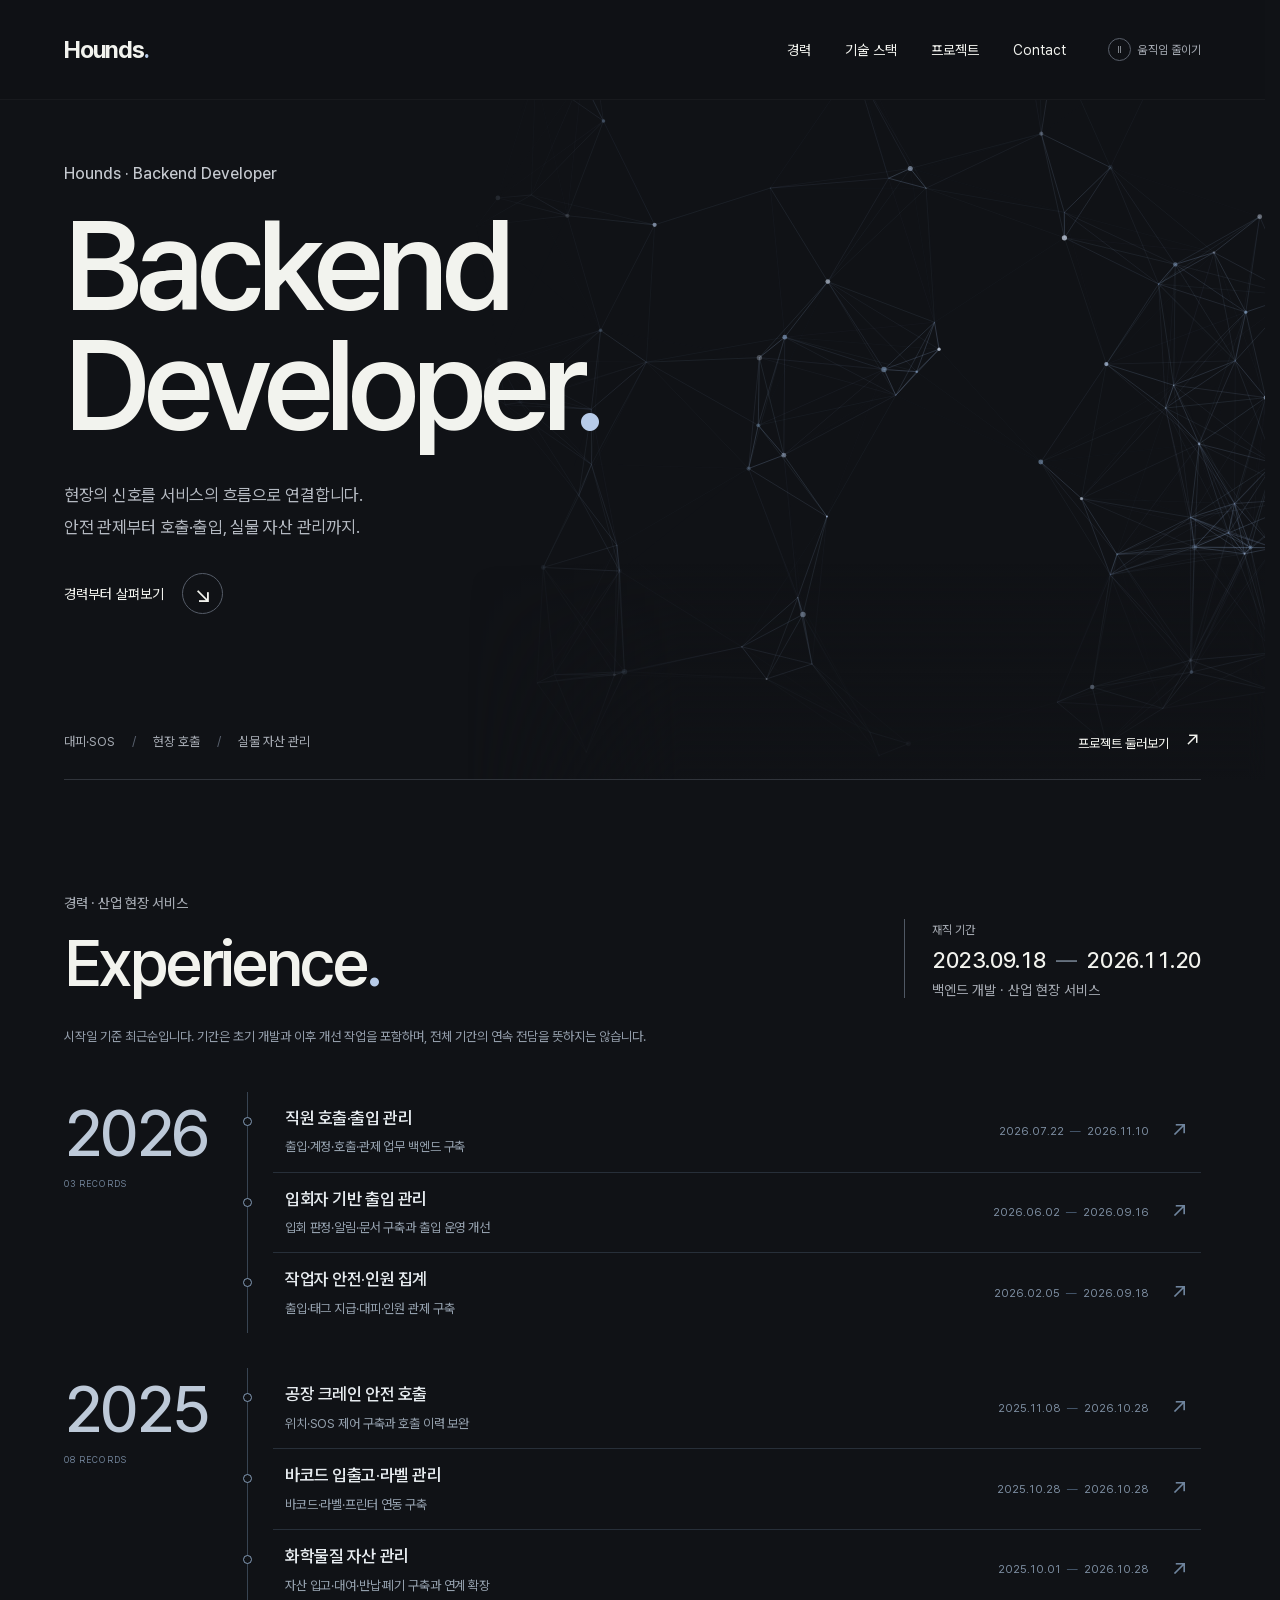
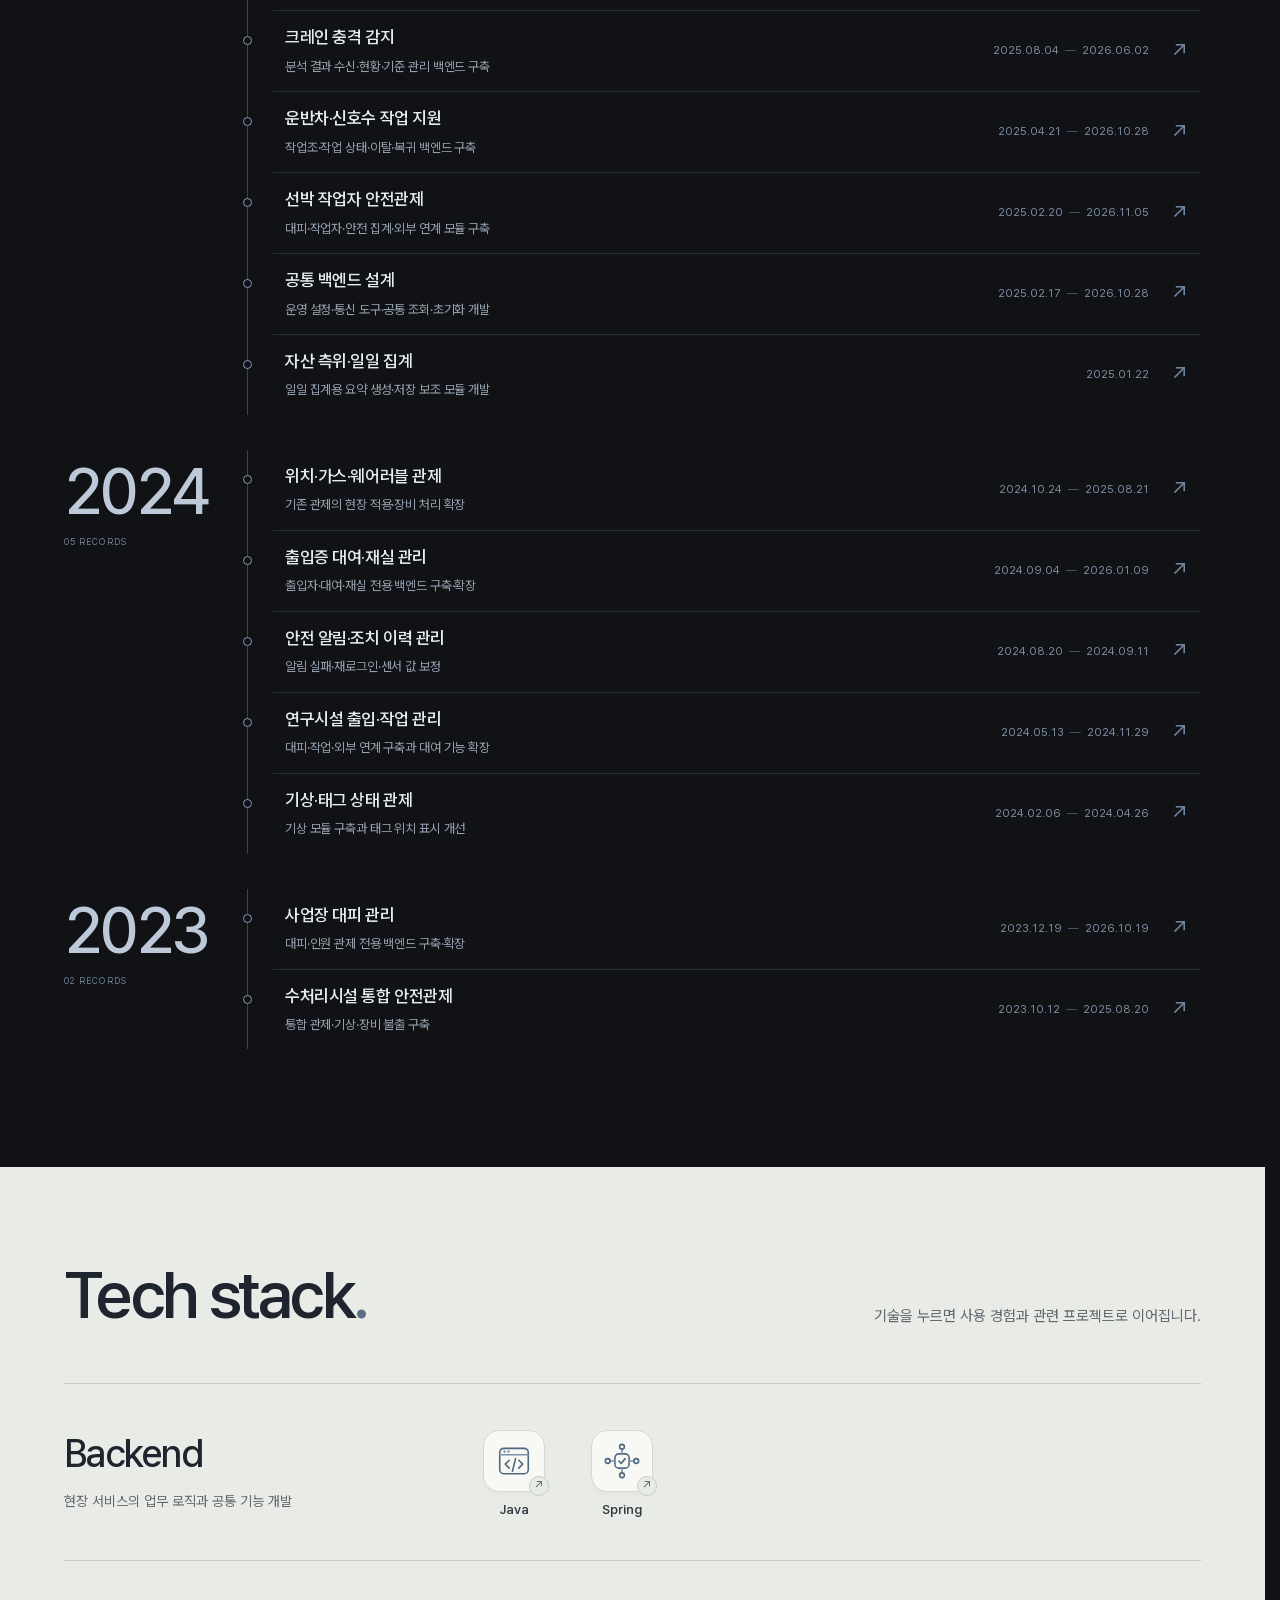
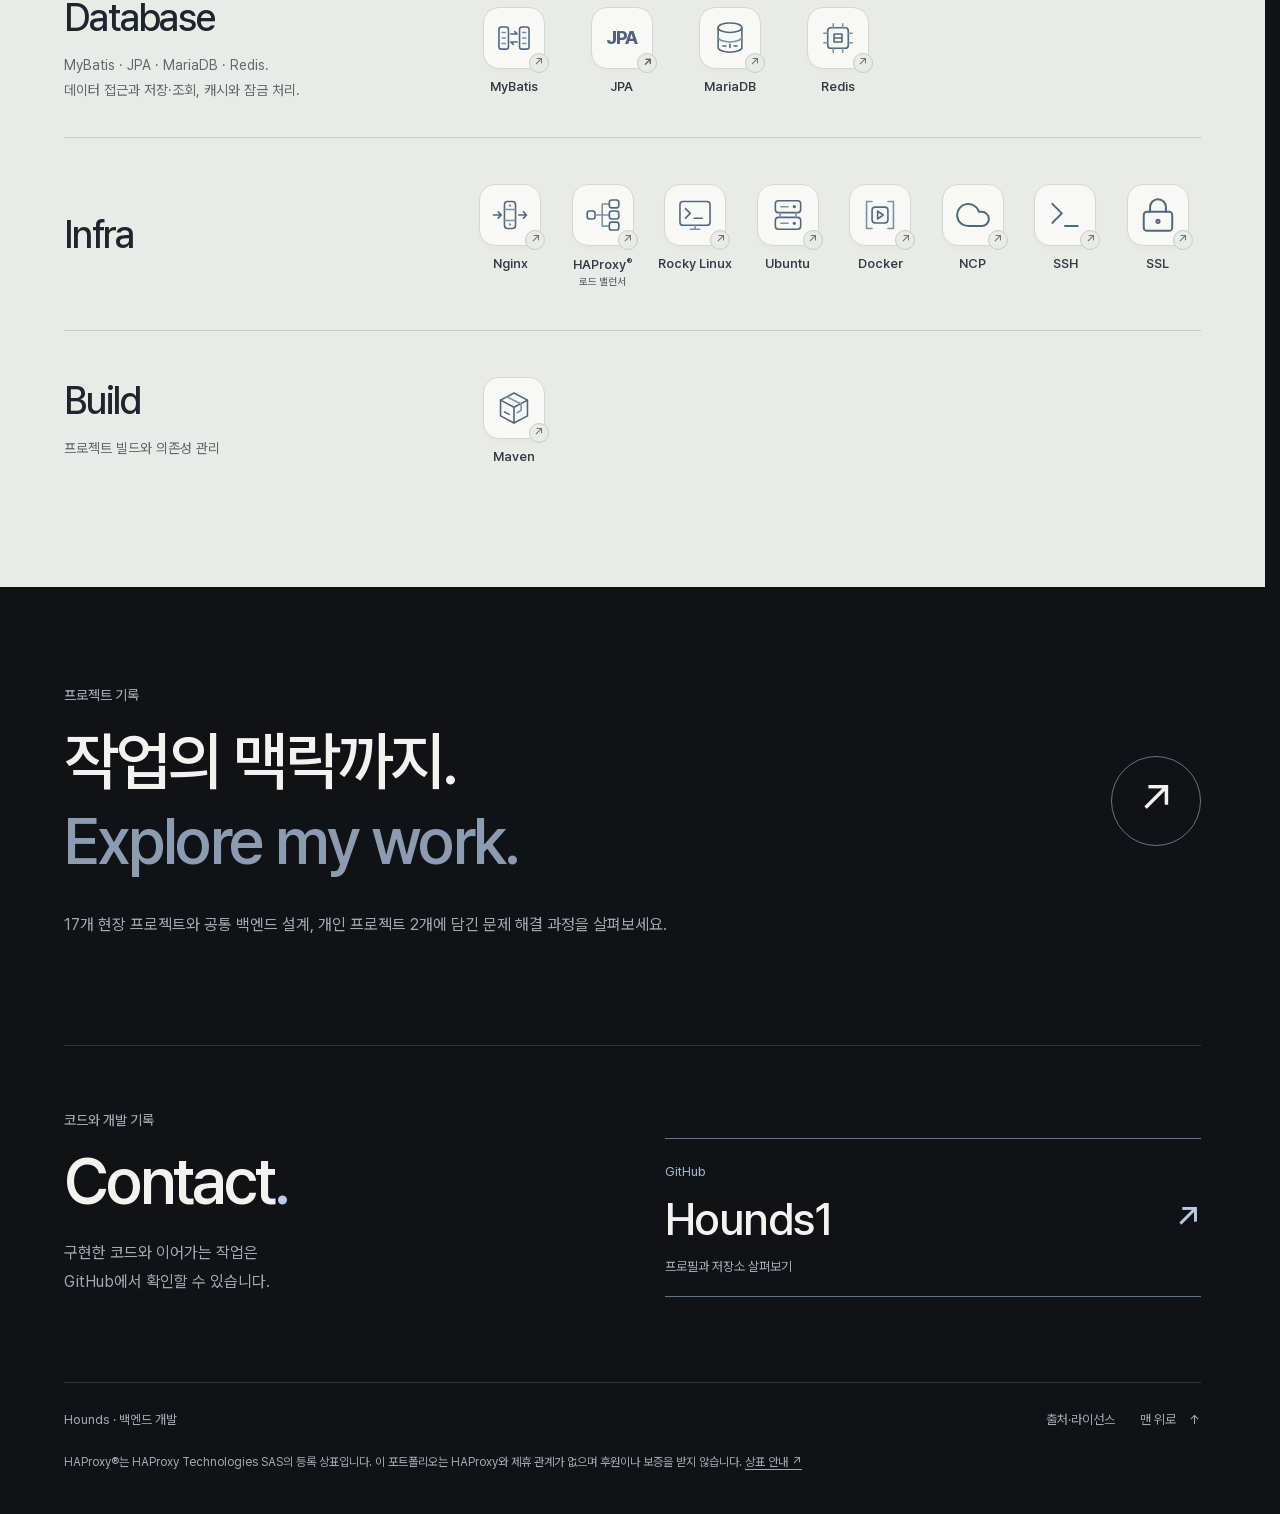
<file: index.html>
<!doctype html>
<html lang="ko">
<head>
  <meta charset="utf-8">
  <meta name="viewport" content="width=device-width, initial-scale=1">
  <meta name="theme-color" content="#101216">
  <meta name="description" content="백엔드 개발자 Hounds의 개인 프로젝트와 산업 현장 서비스 개발 및 개선 사례입니다.">
  <title>Hounds — 백엔드 개발 포트폴리오</title>
  <link rel="icon" href="data:image/svg+xml,%3Csvg xmlns='http://www.w3.org/2000/svg' viewBox='0 0 48 48'%3E%3Crect width='48' height='48' rx='7' fill='%23101216'/%3E%3Cpath d='M24 10l14 14-14 14-14-14z' fill='%23b7cbe8'/%3E%3C/svg%3E">
  <link rel="preload" href="pretendard.woff2" as="font" type="font/woff2" crossorigin>
  <link rel="stylesheet" href="styles.css?v=experience-timeline">
  <link rel="stylesheet" href="experience-timeline.css">
  <link rel="stylesheet" href="stack-cases.css">
  <link rel="stylesheet" href="credits-dialog.css?v=20261116">
  <script src="vendor/particles.min.js" defer></script>
  <script src="vendor/motion.js" defer></script>
  <script src="stack-cases.js?v=20261122-bullseye" defer></script>
  <script src="script.js?v=experience-timeline" defer></script>
  <script src="credits-dialog.js?v=20261116" defer></script>
</head>
<body id="top">
  <a class="skip-link" href="#main">본문으로 건너뛰기</a>
  <header class="site-header page-width">
    <a class="wordmark" href="#top">Hounds<span class="wordmark-dot" aria-hidden="true">.</span></a>
    <nav aria-label="주요 메뉴">
      <a href="#experience">경력</a>
      <a href="#stack">기술 스택</a>
      <a href="projects.html">프로젝트</a>
      <a href="#contact">Contact</a>
    </nav>
    <button class="motion-toggle header-motion" type="button" id="motion-toggle" aria-pressed="false"><span class="motion-icon" aria-hidden="true">Ⅱ</span><span class="motion-label">움직임 줄이기</span></button>
  </header>

  <main id="main">
    <section class="hero" aria-labelledby="hero-title">
      <div class="hero-particles" id="hero-particles" aria-hidden="true"></div>
      <div class="hero-inner page-width">
        <div class="hero-copy">
          <p class="hero-role">Hounds · Backend Developer</p>
          <h1 id="hero-title"><span>Backend</span><span>Developer<span class="hero-period">.</span></span></h1>
          <p class="hero-description">현장의 신호를 서비스의 흐름으로 연결합니다.<br>안전 관제부터 호출·출입, 실물 자산 관리까지.</p>
          <a class="hero-link" href="#experience"><span>경력부터 살펴보기</span><span class="round-arrow" aria-hidden="true">↘</span></a>
        </div>
        <div class="hero-bottom">
          <p>대피·SOS <span>/</span> 현장 호출 <span>/</span> 실물 자산 관리</p>
          <a href="projects.html">프로젝트 둘러보기 <span aria-hidden="true">↗</span></a>
        </div>
      </div>
    </section>

    <section class="experience page-width" id="experience" aria-labelledby="experience-title">
      <div>
        <div class="experience-header">
          <div>
            <p class="section-kicker">경력 · 산업 현장 서비스</p>
            <h2 id="experience-title">Experience<span>.</span></h2>
          </div>
          <div class="employment">
            <span class="employment-label">재직 기간</span>
            <div class="employment-period">
              <time datetime="2023-09-18">2023.09.18</time>
              <span>—</span>
              <time datetime="2026-11-20">2026.11.20</time>
            </div>
            <p class="employment-role">백엔드 개발 · 산업 현장 서비스</p>
          </div>
        </div>
        <p class="timeline-intro">시작일 기준 최근순입니다. 기간은 초기 개발과 이후 개선 작업을 포함하며, 전체 기간의 연속 전담을 뜻하지는 않습니다.</p>
        <!-- EXPERIENCE_TIMELINE:START -->
        <div class="experience-timeline">
          <section class="timeline-year" aria-labelledby="timeline-year-2026">
            <div class="timeline-year-label"><h3 id="timeline-year-2026">2026</h3><span>03 RECORDS</span></div>
            <ol class="timeline-items">
              <li class="timeline-item" data-project="03"><a class="timeline-link" href="projects.html#project-03"><div class="timeline-copy"><h4>직원 호출·출입 관리</h4><p>출입·계정·호출·관제 업무 백엔드 구축</p></div><span class="timeline-period"><time datetime="2026-07-22">2026.07.22</time><span aria-hidden="true">—</span><time datetime="2026-11-10">2026.11.10</time></span><span class="timeline-arrow" aria-hidden="true">↗</span></a></li>
              <li class="timeline-item" data-project="08"><a class="timeline-link" href="projects.html#project-08"><div class="timeline-copy"><h4>입회자 기반 출입 관리</h4><p>입회 판정·알림·문서 구축과 출입 운영 개선</p></div><span class="timeline-period"><time datetime="2026-06-02">2026.06.02</time><span aria-hidden="true">—</span><time datetime="2026-09-16">2026.09.16</time></span><span class="timeline-arrow" aria-hidden="true">↗</span></a></li>
              <li class="timeline-item" data-project="09"><a class="timeline-link" href="projects.html#project-09"><div class="timeline-copy"><h4>작업자 안전·인원 집계</h4><p>출입·태그 지급·대피·인원 관제 구축</p></div><span class="timeline-period"><time datetime="2026-02-05">2026.02.05</time><span aria-hidden="true">—</span><time datetime="2026-09-18">2026.09.18</time></span><span class="timeline-arrow" aria-hidden="true">↗</span></a></li>
            </ol>
          </section>
          <section class="timeline-year" aria-labelledby="timeline-year-2025">
            <div class="timeline-year-label"><h3 id="timeline-year-2025">2025</h3><span>08 RECORDS</span></div>
            <ol class="timeline-items">
              <li class="timeline-item" data-project="07"><a class="timeline-link" href="projects.html#project-07"><div class="timeline-copy"><h4>공장 크레인 안전 호출</h4><p>위치·SOS 제어 구축과 호출 이력 보완</p></div><span class="timeline-period"><time datetime="2025-11-08">2025.11.08</time><span aria-hidden="true">—</span><time datetime="2026-10-28">2026.10.28</time></span><span class="timeline-arrow" aria-hidden="true">↗</span></a></li>
              <li class="timeline-item" data-project="10"><a class="timeline-link" href="projects.html#project-10"><div class="timeline-copy"><h4>바코드 입출고·라벨 관리</h4><p>바코드·라벨·프린터 연동 구축</p></div><span class="timeline-period"><time datetime="2025-10-28">2025.10.28</time><span aria-hidden="true">—</span><time datetime="2026-10-28">2026.10.28</time></span><span class="timeline-arrow" aria-hidden="true">↗</span></a></li>
              <li class="timeline-item" data-project="04"><a class="timeline-link" href="projects.html#project-04"><div class="timeline-copy"><h4>화학물질 자산 관리</h4><p>자산 입고·대여·반납·폐기 구축과 연계 확장</p></div><span class="timeline-period"><time datetime="2025-10-01">2025.10.01</time><span aria-hidden="true">—</span><time datetime="2026-10-28">2026.10.28</time></span><span class="timeline-arrow" aria-hidden="true">↗</span></a></li>
              <li class="timeline-item" data-project="05"><a class="timeline-link" href="projects.html#project-05"><div class="timeline-copy"><h4>크레인 충격 감지</h4><p>분석 결과 수신·현황·기준 관리 백엔드 구축</p></div><span class="timeline-period"><time datetime="2025-08-04">2025.08.04</time><span aria-hidden="true">—</span><time datetime="2026-06-02">2026.06.02</time></span><span class="timeline-arrow" aria-hidden="true">↗</span></a></li>
              <li class="timeline-item" data-project="06"><a class="timeline-link" href="projects.html#project-06"><div class="timeline-copy"><h4>운반차·신호수 작업 지원</h4><p>작업조·작업 상태·이탈·복귀 백엔드 구축</p></div><span class="timeline-period"><time datetime="2025-04-21">2025.04.21</time><span aria-hidden="true">—</span><time datetime="2026-10-28">2026.10.28</time></span><span class="timeline-arrow" aria-hidden="true">↗</span></a></li>
              <li class="timeline-item" data-project="01"><a class="timeline-link" href="projects.html#project-01"><div class="timeline-copy"><h4>선박 작업자 안전관제</h4><p>대피·작업자·안전 집계·외부 연계 모듈 구축</p></div><span class="timeline-period"><time datetime="2025-02-20">2025.02.20</time><span aria-hidden="true">—</span><time datetime="2026-11-05">2026.11.05</time></span><span class="timeline-arrow" aria-hidden="true">↗</span></a></li>
              <li class="timeline-item" data-project="18"><a class="timeline-link" href="projects.html#project-18"><div class="timeline-copy"><h4>공통 백엔드 설계</h4><p>운영 설정·통신 도구·공통 조회·초기화 개발</p></div><span class="timeline-period"><time datetime="2025-02-17">2025.02.17</time><span aria-hidden="true">—</span><time datetime="2026-10-28">2026.10.28</time></span><span class="timeline-arrow" aria-hidden="true">↗</span></a></li>
              <li class="timeline-item" data-project="17"><a class="timeline-link" href="projects.html#project-17"><div class="timeline-copy"><h4>자산 측위·일일 집계</h4><p>일일 집계용 요약 생성·저장 보조 모듈 개발</p></div><span class="timeline-period"><time datetime="2025-01-22">2025.01.22</time></span><span class="timeline-arrow" aria-hidden="true">↗</span></a></li>
            </ol>
          </section>
          <section class="timeline-year" aria-labelledby="timeline-year-2024">
            <div class="timeline-year-label"><h3 id="timeline-year-2024">2024</h3><span>05 RECORDS</span></div>
            <ol class="timeline-items">
              <li class="timeline-item" data-project="14"><a class="timeline-link" href="projects.html#project-14"><div class="timeline-copy"><h4>위치·가스·웨어러블 관제</h4><p>기존 관제의 현장 적용·장비 처리 확장</p></div><span class="timeline-period"><time datetime="2024-10-24">2024.10.24</time><span aria-hidden="true">—</span><time datetime="2025-08-21">2025.08.21</time></span><span class="timeline-arrow" aria-hidden="true">↗</span></a></li>
              <li class="timeline-item" data-project="12"><a class="timeline-link" href="projects.html#project-12"><div class="timeline-copy"><h4>출입증 대여·재실 관리</h4><p>출입자·대여·재실 전용 백엔드 구축·확장</p></div><span class="timeline-period"><time datetime="2024-09-04">2024.09.04</time><span aria-hidden="true">—</span><time datetime="2026-01-09">2026.01.09</time></span><span class="timeline-arrow" aria-hidden="true">↗</span></a></li>
              <li class="timeline-item" data-project="15"><a class="timeline-link" href="projects.html#project-15"><div class="timeline-copy"><h4>안전 알림·조치 이력 관리</h4><p>알림 실패·재로그인·센서 값 보정</p></div><span class="timeline-period"><time datetime="2024-08-20">2024.08.20</time><span aria-hidden="true">—</span><time datetime="2024-09-11">2024.09.11</time></span><span class="timeline-arrow" aria-hidden="true">↗</span></a></li>
              <li class="timeline-item" data-project="11"><a class="timeline-link" href="projects.html#project-11"><div class="timeline-copy"><h4>연구시설 출입·작업 관리</h4><p>대피·작업·외부 연계 구축과 대여 기능 확장</p></div><span class="timeline-period"><time datetime="2024-05-13">2024.05.13</time><span aria-hidden="true">—</span><time datetime="2024-11-29">2024.11.29</time></span><span class="timeline-arrow" aria-hidden="true">↗</span></a></li>
              <li class="timeline-item" data-project="16"><a class="timeline-link" href="projects.html#project-16"><div class="timeline-copy"><h4>기상·태그 상태 관제</h4><p>기상 모듈 구축과 태그 위치 표시 개선</p></div><span class="timeline-period"><time datetime="2024-02-06">2024.02.06</time><span aria-hidden="true">—</span><time datetime="2024-04-26">2024.04.26</time></span><span class="timeline-arrow" aria-hidden="true">↗</span></a></li>
            </ol>
          </section>
          <section class="timeline-year" aria-labelledby="timeline-year-2023">
            <div class="timeline-year-label"><h3 id="timeline-year-2023">2023</h3><span>02 RECORDS</span></div>
            <ol class="timeline-items">
              <li class="timeline-item" data-project="02"><a class="timeline-link" href="projects.html#project-02"><div class="timeline-copy"><h4>사업장 대피 관리</h4><p>대피·인원 관제 전용 백엔드 구축·확장</p></div><span class="timeline-period"><time datetime="2023-12-19">2023.12.19</time><span aria-hidden="true">—</span><time datetime="2026-10-19">2026.10.19</time></span><span class="timeline-arrow" aria-hidden="true">↗</span></a></li>
              <li class="timeline-item" data-project="13"><a class="timeline-link" href="projects.html#project-13"><div class="timeline-copy"><h4>수처리시설 통합 안전관제</h4><p>통합 관제·기상·장비 불출 구축</p></div><span class="timeline-period"><time datetime="2023-10-12">2023.10.12</time><span aria-hidden="true">—</span><time datetime="2025-08-20">2025.08.20</time></span><span class="timeline-arrow" aria-hidden="true">↗</span></a></li>
            </ol>
          </section>
        </div>
        <!-- EXPERIENCE_TIMELINE:END -->
      </div>
    </section>

    <section class="stack" id="stack" aria-labelledby="stack-title">
      <div class="page-width">
        <div class="section-heading"><h2 id="stack-title">Tech stack<span>.</span></h2><p>기술을 누르면 사용 경험과 관련 프로젝트로 이어집니다.</p></div>
        <div class="stack-groups">
          <section class="stack-group" aria-labelledby="stack-backend">
            <div class="stack-group-copy"><h3 id="stack-backend">Backend</h3><p>현장 서비스의 업무 로직과 공통 기능 개발</p></div>
            <ul class="tech-items">
              <li class="tech-item" tabindex="0" aria-label="Java">
                <span class="tech-icon"><img src="assets/icons/backend-java.svg" width="48" height="48" alt="" loading="lazy"></span>
                <span class="tech-name">Java</span>
              </li>
              <li class="tech-item" tabindex="0" aria-label="Spring">
                <span class="tech-icon"><img src="assets/icons/backend-spring.svg" width="48" height="48" alt="" loading="lazy"></span>
                <span class="tech-name">Spring</span>
              </li>
            </ul>
          </section>
          <section class="stack-group" aria-labelledby="stack-database">
            <div class="stack-group-copy"><h3 id="stack-database">Database</h3><p>MyBatis · JPA · MariaDB · Redis.<br>데이터 접근과 저장·조회, 캐시와 잠금 처리.</p></div>
            <ul class="tech-items">
              <li class="tech-item" tabindex="0" aria-label="MyBatis">
                <span class="tech-icon"><img src="assets/icons/data-mapper.svg" width="48" height="48" alt="" loading="lazy"></span>
                <span class="tech-name">MyBatis</span>
              </li>
              <li class="tech-item" tabindex="0" aria-label="JPA">
                <span class="tech-icon tech-icon-jpa" aria-hidden="true">JPA</span><span class="tech-name">JPA</span>
              </li>
              <li class="tech-item" tabindex="0" aria-label="MariaDB">
                <span class="tech-icon"><img src="assets/icons/data-relational.svg" width="48" height="48" alt="" loading="lazy"></span>
                <span class="tech-name">MariaDB</span>
              </li>
              <li class="tech-item" tabindex="0" aria-label="Redis">
                <span class="tech-icon"><img src="assets/icons/data-cache.svg" width="48" height="48" alt="" loading="lazy"></span>
                <span class="tech-name">Redis</span>
              </li>
            </ul>
          </section>
          <section class="stack-group" aria-labelledby="stack-infra">
            <div class="stack-group-copy"><h3 id="stack-infra">Infra</h3></div>
            <ul class="tech-items">
              <li class="tech-item" tabindex="0" aria-label="Nginx">
                <span class="tech-icon"><img src="assets/icons/infra-proxy.svg" width="48" height="48" alt="" loading="lazy"></span>
                <span class="tech-name">Nginx</span>
              </li>
              <li class="tech-item" tabindex="0" aria-label="HAProxy">
                <span class="tech-icon"><img src="assets/icons/infra-balancer.svg" width="48" height="48" alt="" loading="lazy"></span>
                <span class="tech-name">HAProxy<sup>®</sup><span class="tech-role">로드 밸런서</span></span>
              </li>
              <li class="tech-item" tabindex="0" aria-label="Rocky Linux">
                <span class="tech-icon"><img src="assets/icons/infra-linux.svg" width="48" height="48" alt="" loading="lazy"></span>
                <span class="tech-name">Rocky Linux</span>
              </li>
              <li class="tech-item" tabindex="0" aria-label="Ubuntu">
                <span class="tech-icon"><img src="assets/icons/infra-server.svg" width="48" height="48" alt="" loading="lazy"></span>
                <span class="tech-name">Ubuntu</span>
              </li>
              <li class="tech-item" tabindex="0" aria-label="Docker">
                <span class="tech-icon"><img src="assets/icons/infra-container.svg" width="48" height="48" alt="" loading="lazy"></span>
                <span class="tech-name">Docker</span>
              </li>
              <li class="tech-item" tabindex="0" aria-label="Naver Cloud Platform">
                <span class="tech-icon"><img src="assets/icons/ncp.svg?v=20261116" width="48" height="48" alt="" loading="lazy"></span>
                <span class="tech-name">NCP</span>
              </li>
              <li class="tech-item" tabindex="0" aria-label="SSH">
                <span class="tech-icon"><img src="assets/icons/ssh.svg?v=20261116" width="48" height="48" alt="" loading="lazy"></span>
                <span class="tech-name">SSH</span>
              </li>
              <li class="tech-item" tabindex="0" aria-label="SSL">
                <span class="tech-icon"><img src="assets/icons/ssl.svg?v=20261116" width="48" height="48" alt="" loading="lazy"></span>
                <span class="tech-name">SSL</span>
              </li>
            </ul>
          </section>
          <section class="stack-group" aria-labelledby="stack-build">
            <div class="stack-group-copy"><h3 id="stack-build">Build</h3><p>프로젝트 빌드와 의존성 관리</p></div>
            <ul class="tech-items">
              <li class="tech-item" tabindex="0" aria-label="Maven">
                <span class="tech-icon"><img src="assets/icons/build-package.svg" width="48" height="48" alt="" loading="lazy"></span>
                <span class="tech-name">Maven</span>
              </li>
            </ul>
          </section>
        </div>
      </div>
    </section>

    <section class="projects-cta page-width" aria-labelledby="projects-cta-title">
      <p class="section-kicker">프로젝트 기록</p>
      <a href="projects.html" class="projects-cta-link"><h2 id="projects-cta-title">작업의 맥락까지.<br><span>Explore my work.</span></h2><span class="cta-arrow" aria-hidden="true">↗</span></a>
      <p>17개 현장 프로젝트와 공통 백엔드 설계, 개인 프로젝트 2개에 담긴 문제 해결 과정을 살펴보세요.</p>
    </section>
    <section class="contact page-width" id="contact" aria-labelledby="contact-title">
      <div class="contact-copy"><p class="section-kicker">코드와 개발 기록</p><h2 id="contact-title">Contact<span>.</span></h2><p>구현한 코드와 이어가는 작업은<br>GitHub에서 확인할 수 있습니다.</p></div>
      <a class="contact-github" href="https://github.com/Hounds1" target="_blank" rel="noopener noreferrer"><span class="contact-platform">GitHub</span><span class="contact-account">Hounds1<span aria-hidden="true">↗</span></span><span class="contact-caption">프로필과 저장소 살펴보기</span></a>
    </section>
  </main>

  <footer class="site-footer page-width">
    <div class="footer-main"><span>Hounds · 백엔드 개발</span><div class="footer-links"><a href="THIRD-PARTY.txt" data-credits-dialog>출처·라이선스</a><a href="#top">맨 위로 <span aria-hidden="true">↑</span></a></div></div>
    <p class="trademark-notice">HAProxy®는 HAProxy Technologies SAS의 등록 상표입니다. 이 포트폴리오는 HAProxy와 제휴 관계가 없으며 후원이나 보증을 받지 않습니다. <a href="https://www.haproxy.com/legal/haproxy-trademark-policy" target="_blank" rel="noopener noreferrer">상표 안내 ↗</a></p>
  </footer>
</body>
</html>
</file>
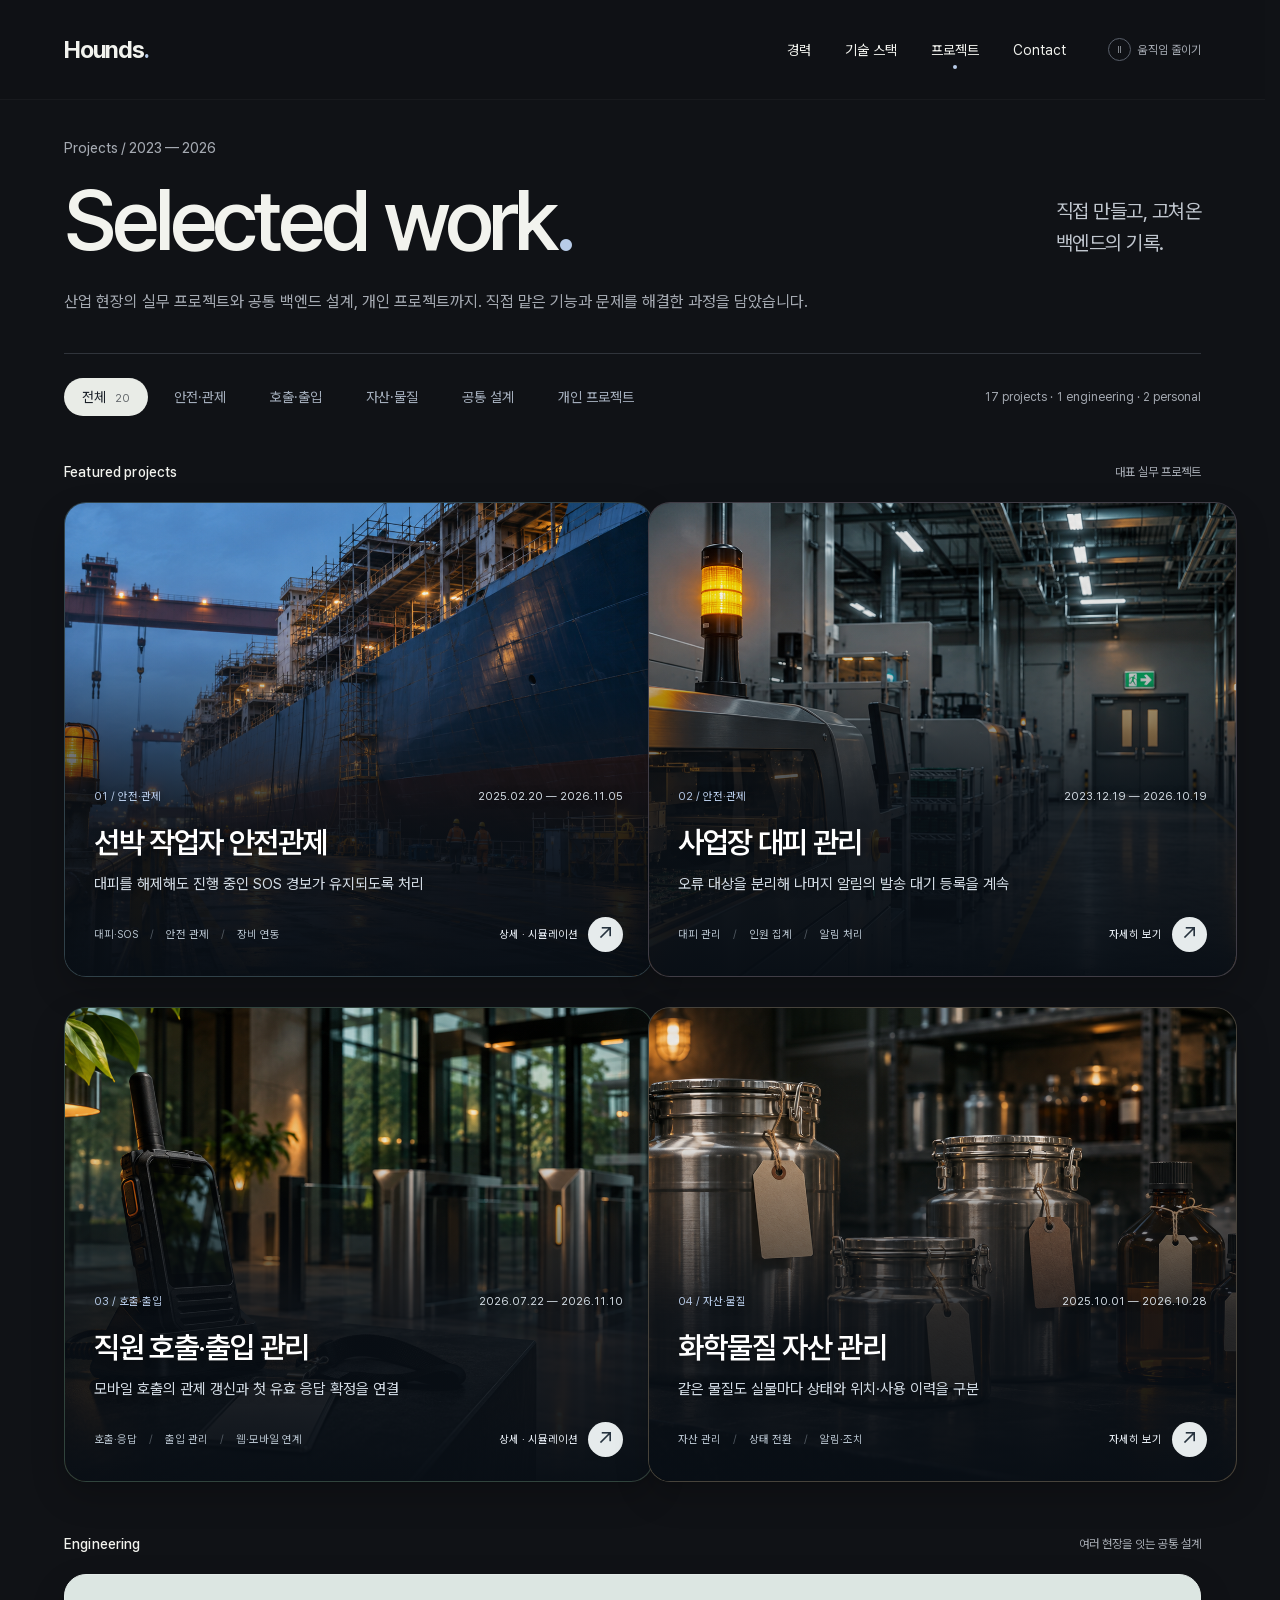
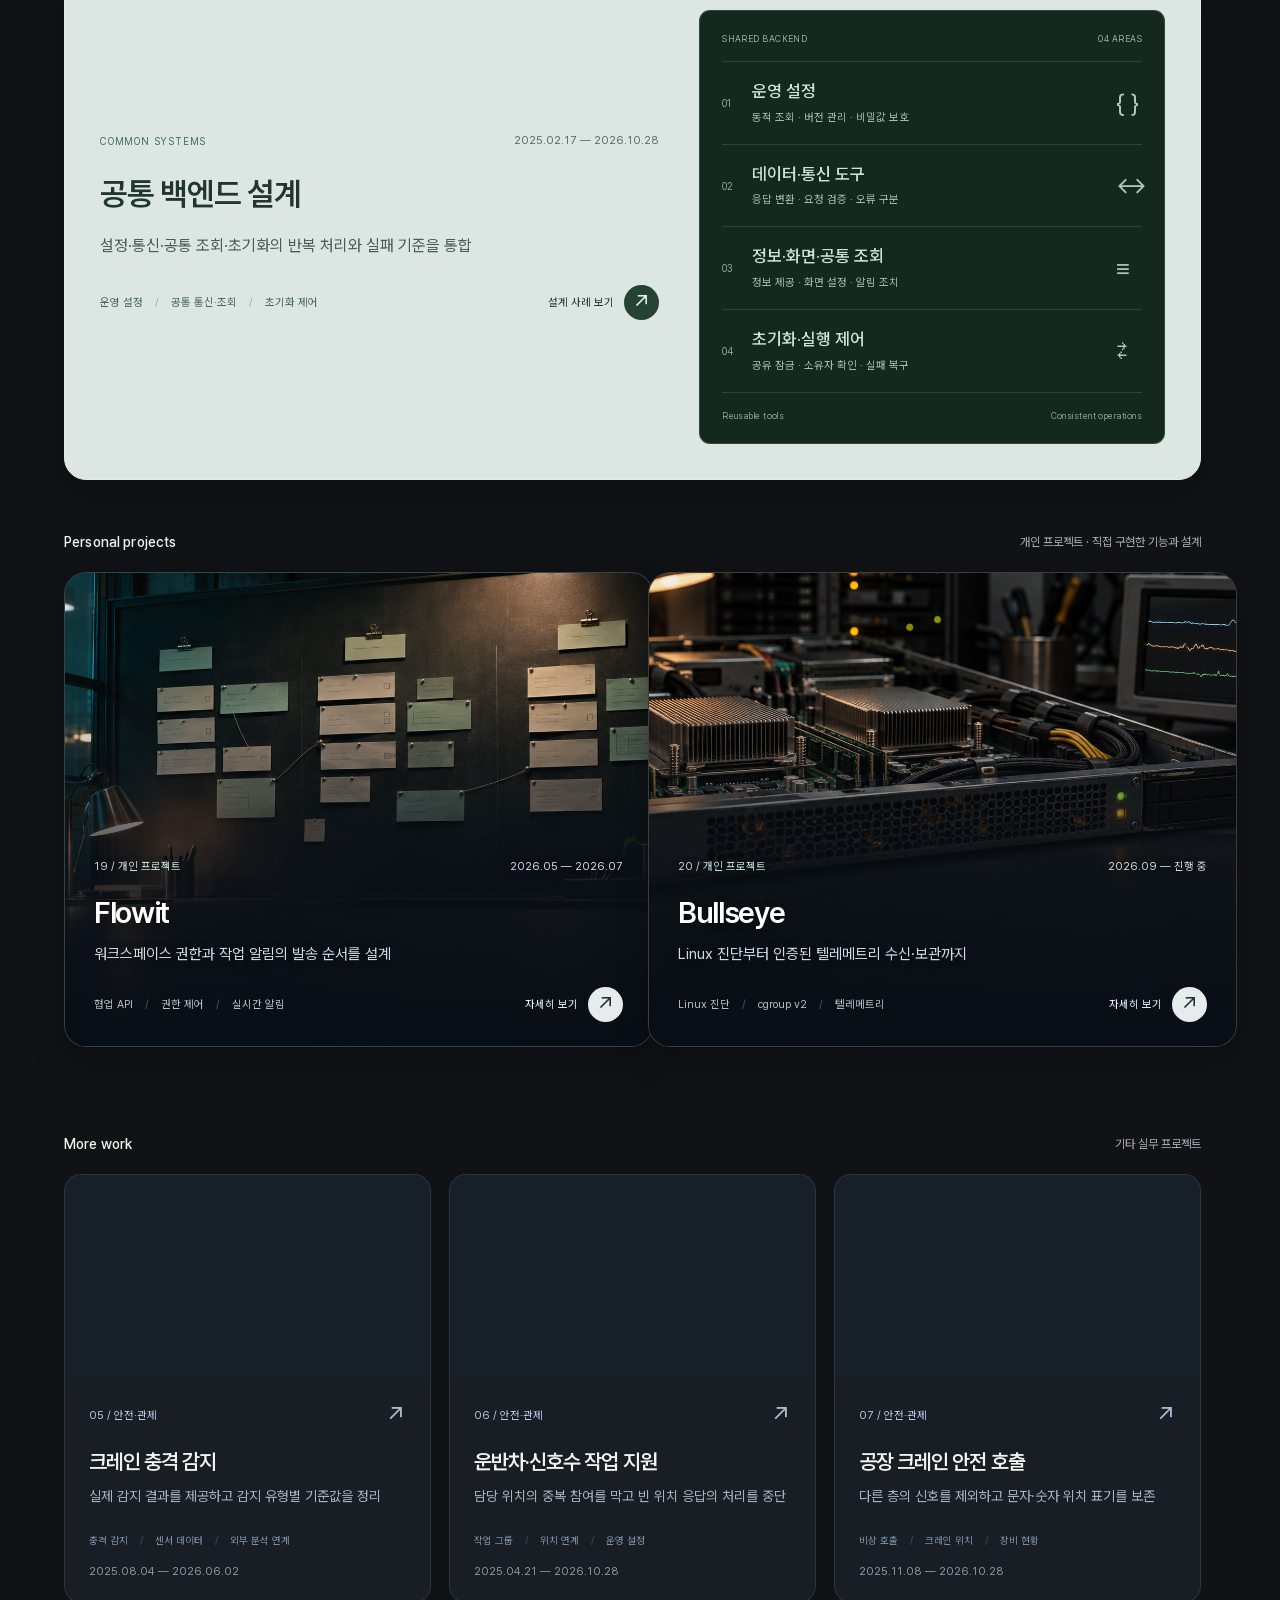
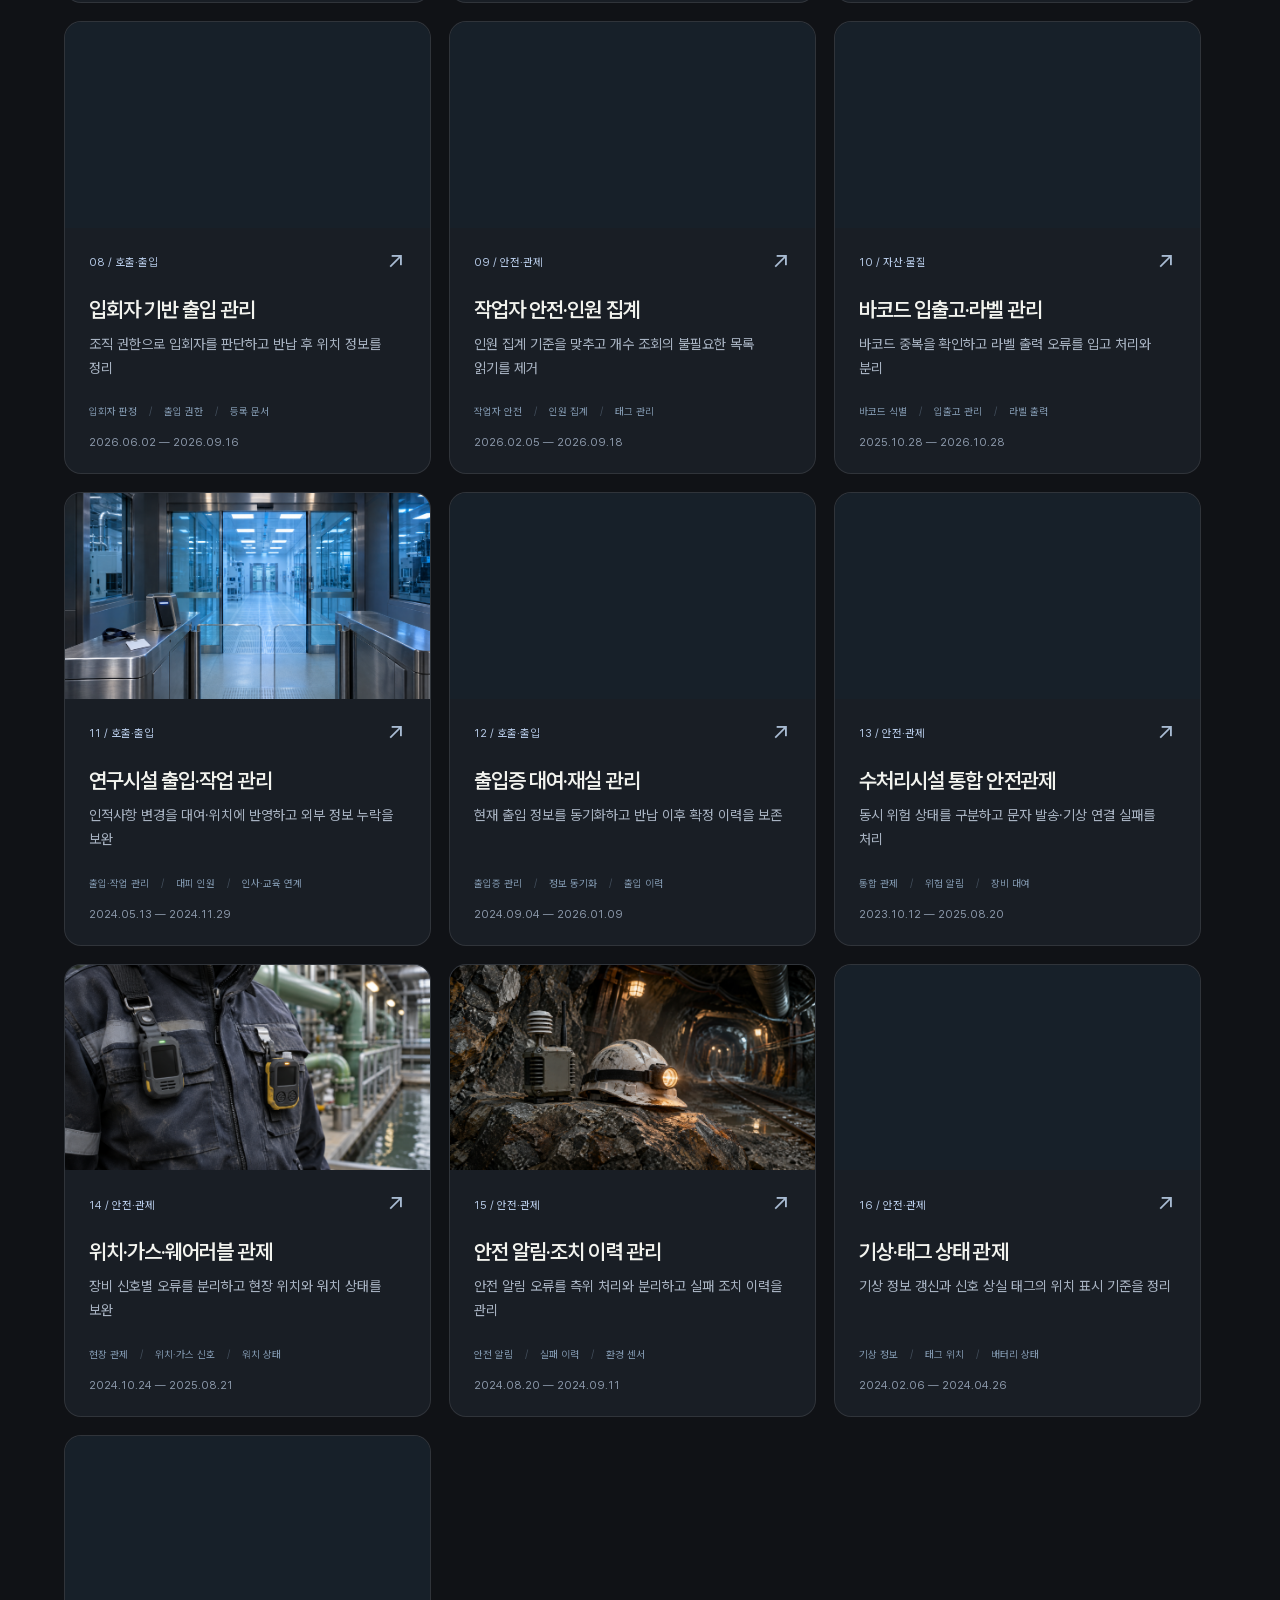
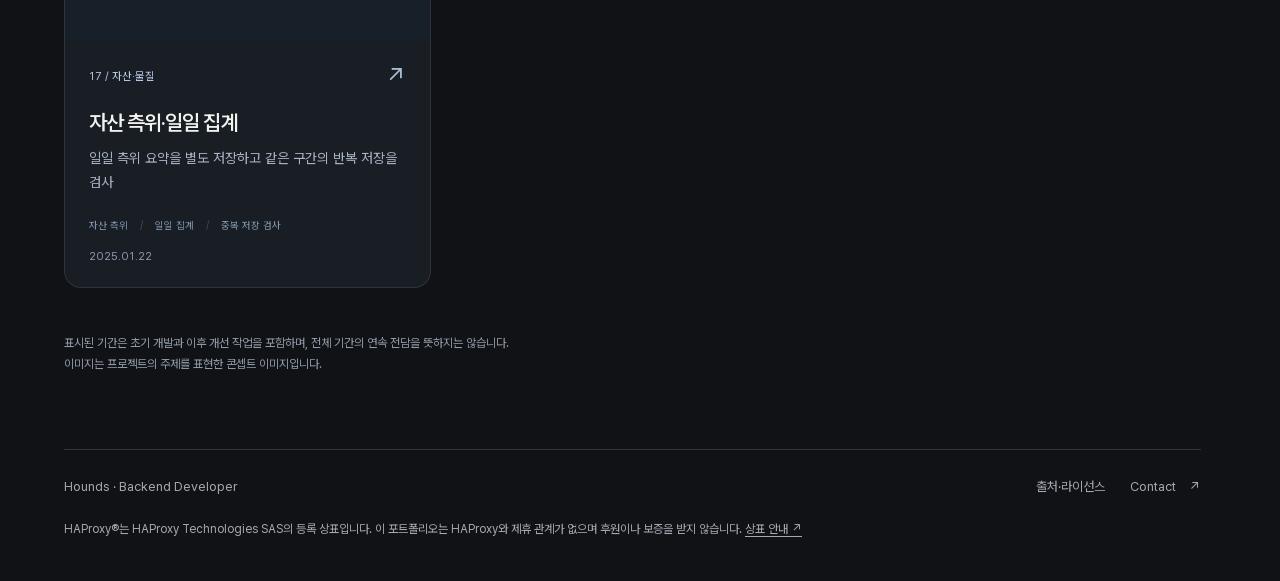
<file: projects.html>
<!doctype html>
<html lang="ko">
<head>
  <meta charset="utf-8">
  <meta name="viewport" content="width=device-width, initial-scale=1">
  <meta name="theme-color" content="#101216">
  <meta name="description" content="Hounds의 실무 프로젝트와 공통 백엔드 설계, 개인 프로젝트 개발 기록. 직접 구현한 기능과 문제 해결 과정을 소개합니다.">
  <title>Hounds — 백엔드 개발 포트폴리오</title>
  <link rel="icon" href="data:image/svg+xml,%3Csvg xmlns='http://www.w3.org/2000/svg' viewBox='0 0 48 48'%3E%3Crect width='48' height='48' rx='7' fill='%23101216'/%3E%3Cpath d='M24 10l14 14-14 14-14-14z' fill='%23b7cbe8'/%3E%3C/svg%3E">
  <link rel="preload" href="pretendard.woff2" as="font" type="font/woff2" crossorigin>
  <link rel="stylesheet" href="styles.css?v=20261115-contact">
  <link rel="stylesheet" href="projects.css?v=20261122-bullseye">
  <link rel="stylesheet" href="project-simulations.css">
  <link rel="stylesheet" href="project-log-demo.css?v=20261122-bullseye-io">
  <link rel="stylesheet" href="project-state-demo.css?v=20261122-components-2">
  <link rel="stylesheet" href="credits-dialog.css?v=20261116">
  <script src="vendor/motion.js" defer></script>
  <script src="script.js" defer></script>
  <script src="projects-data.js?v=20261122-bullseye-functions" defer></script>
  <script src="card-interactions.js" defer></script>
  <script src="project-simulations.js?v=20261116-scope" defer></script>
  <script src="project-log-demo.js?v=20261122-bullseye-io" defer></script>
  <script src="project-state-demo.js?v=20261122-bullseye-io" defer></script>
  <script src="projects.js?v=20261122-bullseye-functions" defer></script>
  <script src="credits-dialog.js?v=20261116" defer></script>
</head>
<body id="top" class="projects-page">
  <a class="skip-link" href="#main">본문으로 건너뛰기</a>
  <header class="site-header page-width">
    <a class="wordmark" href="index.html">Hounds<span class="wordmark-dot" aria-hidden="true">.</span></a>
    <nav aria-label="주요 메뉴"><a href="index.html#experience">경력</a><a href="index.html#stack">기술 스택</a><a href="projects.html" aria-current="page">프로젝트</a><a href="index.html#contact">Contact</a></nav>
    <button class="motion-toggle header-motion" type="button" id="motion-toggle" aria-pressed="false"><span class="motion-icon" aria-hidden="true">Ⅱ</span><span class="motion-label">움직임 줄이기</span></button>
  </header>
  <main id="main" class="page-width">
    <header class="work-heading">
      <p class="section-kicker">Projects / 2023 — 2026</p>
      <div class="work-title"><h1>Selected work<span>.</span></h1><p>직접 만들고, 고쳐온<br>백엔드의 기록.</p></div>
      <p class="work-intro">산업 현장의 실무 프로젝트와 공통 백엔드 설계, 개인 프로젝트까지. 직접 맡은 기능과 문제를 해결한 과정을 담았습니다.</p>
    </header>
    <div class="work-controls">
      <div class="work-filters" role="group" aria-label="프로젝트 분야 필터">
        <button type="button" data-filter="all" aria-pressed="true">전체 <span id="entry-count">20</span></button>
        <button type="button" data-filter="safety" aria-pressed="false">안전·관제</button>
        <button type="button" data-filter="access" aria-pressed="false">호출·출입</button>
        <button type="button" data-filter="assets" aria-pressed="false">자산·물질</button>
        <button type="button" data-filter="engineering" aria-pressed="false">공통 설계</button>
        <button type="button" data-filter="personal" aria-pressed="false">개인 프로젝트</button>
      </div>
      <p id="filter-status" aria-live="polite" aria-atomic="true">17 projects · 1 engineering · 2 personal</p>
    </div>
    <section id="featured-section" aria-labelledby="featured-title">
      <div class="work-section-label"><h2 id="featured-title">Featured projects</h2><span>대표 실무 프로젝트</span></div>
      <div class="featured-grid" id="featured-grid"></div>
    </section>
    <section id="engineering-section" aria-labelledby="engineering-title">
      <div class="work-section-label"><h2 id="engineering-title">Engineering</h2><span>여러 현장을 잇는 공통 설계</span></div>
      <div id="engineering-grid"></div>
    </section>
    <section id="personal-section" aria-labelledby="personal-title">
      <div class="work-section-label"><h2 id="personal-title">Personal projects</h2><span>개인 프로젝트 · 직접 구현한 기능과 설계</span></div>
      <div class="featured-grid" id="personal-grid"></div>
    </section>
    <section id="archive-section" aria-labelledby="archive-title">
      <div class="work-section-label"><h2 id="archive-title">More work</h2><span>기타 실무 프로젝트</span></div>
      <div class="archive-grid" id="archive-grid"></div>
    </section>
    <p class="work-period-note">표시된 기간은 초기 개발과 이후 개선 작업을 포함하며, 전체 기간의 연속 전담을 뜻하지는 않습니다.<br>이미지는 프로젝트의 주제를 표현한 콘셉트 이미지입니다.</p>
    <noscript><p>프로젝트 목록과 상세 내용을 보려면 JavaScript를 켜 주세요.</p></noscript>
  </main>
  <footer class="site-footer page-width">
    <div class="footer-main"><p>Hounds · Backend Developer</p><div class="footer-links"><a href="THIRD-PARTY.txt" data-credits-dialog>출처·라이선스</a><a href="index.html#contact">Contact <span aria-hidden="true">↗</span></a></div></div>
    <p class="trademark-notice">HAProxy®는 HAProxy Technologies SAS의 등록 상표입니다. 이 포트폴리오는 HAProxy와 제휴 관계가 없으며 후원이나 보증을 받지 않습니다. <a href="https://www.haproxy.com/legal/haproxy-trademark-policy" target="_blank" rel="noopener noreferrer">상표 안내 ↗</a></p>
  </footer>
  <dialog class="project-dialog" id="project-dialog" aria-labelledby="dialog-title" aria-describedby="dialog-lead">
    <div class="modal-toolbar">
      <span>PROJECT NOTES</span>
      <div class="modal-toolbar-actions"><button type="button" id="copy-project-link" aria-disabled="false">사례 링크 복사</button><button type="button" id="close-dialog" aria-label="프로젝트 상세 닫기">닫기 <span aria-hidden="true">✕</span></button></div>
      <div class="modal-link-fallback" id="project-link-fallback" hidden>
        <label for="project-link-input">사례 링크</label>
        <input id="project-link-input" type="text" readonly spellcheck="false" autocomplete="off" aria-describedby="project-link-help">
        <p id="project-link-help">선택된 주소를 복사해 주세요. 컴퓨터에서는 Ctrl+C 또는 ⌘C를 누르면 됩니다.</p>
      </div>
      <p class="modal-share-status" id="project-share-status" role="status" aria-live="polite" aria-atomic="true"></p>
    </div>
    <div id="dialog-content" class="modal-content"></div>
  </dialog>
</body>
</html>
</file>
<file: styles.css>
@font-face {
  font-family: "Portfolio Pretendard";
  src: url("pretendard.woff2") format("woff2");
  font-weight: 45 920;
  font-style: normal;
  font-display: swap;
}

:root {
  color-scheme: dark;
  --background: #101216;
  --text: #f2f3ee;
  --muted: #a4a9b1;
  --line: #30343b;
  --accent: #b7cbe8;
  --ease: cubic-bezier(.22, 1, .36, 1);
  --header-height: 100px;
  --page-gutter: 64px;
  font-family: "Portfolio Pretendard", "Pretendard", sans-serif;
  scroll-padding-top: calc(var(--header-height) + 24px);
}
*, *::before, *::after { box-sizing: border-box; }
html { scrollbar-gutter: stable; }
body { margin: 0; background: var(--background); color: var(--text); word-break: keep-all; }
a { color: inherit; text-decoration: none; }
button { font: inherit; }
h1, h2, h3, h4, h5, p, dl, dd, figure { margin: 0; }
button, a { -webkit-tap-highlight-color: transparent; }
[hidden] { display: none !important; }
::selection { background: #b7cbe8; color: #101216; }
:focus-visible { outline: 2px solid var(--accent); outline-offset: 6px; }
.page-width { width: min(1200px, calc(100% - 2 * var(--page-gutter))); margin-inline: auto; }
.skip-link { position: fixed; top: 10px; left: 10px; padding: 12px; z-index: 20; background: var(--background); transform: translateY(-160%); }
.skip-link:focus { transform: none; }

.site-header { display: flex; align-items: center; gap: 42px; width: 100%; height: var(--header-height); padding-inline: max(var(--page-gutter), calc((100% - 1200px) / 2)); position: sticky; top: 0; z-index: 10; background: #101216ed; border-bottom: 1px solid #ffffff0a; backdrop-filter: blur(14px); -webkit-backdrop-filter: blur(14px); }
.wordmark { margin-right: auto; font-size: 24px; font-weight: 680; letter-spacing: -.05em; }
.wordmark-dot { color: var(--accent); }
.site-header nav { display: flex; align-items: center; gap: 34px; font-size: 14px; }
.site-header nav a { position: relative; padding-block: 8px; }
.site-header nav a::after { content: ""; position: absolute; width: 4px; height: 4px; border-radius: 50%; background: var(--accent); left: calc(50% - 2px); bottom: -3px; opacity: 0; transition: opacity .2s; }
.site-header nav a:hover::after, .site-header nav a[aria-current]::after { opacity: 1; }
.motion-toggle { display: inline-flex; align-items: center; gap: 7px; color: var(--muted); border: 0; background: transparent; cursor: pointer; padding: 8px 0; font-size: 12px; }
.motion-toggle:hover { color: var(--text); }
.motion-icon { display: grid; place-items: center; width: 23px; height: 23px; border-radius: 50%; border: 1px solid #5a606b; font-size: 9px; }

.hero { position: relative; isolation: isolate; overflow: hidden; }
.hero-inner { position: relative; min-height: 680px; display: flex; flex-direction: column; justify-content: space-between; padding-top: 64px; }
.hero-copy { position: relative; z-index: 1; width: fit-content; max-width: 70%; pointer-events: none; }
.hero-copy a { pointer-events: auto; }
.hero-role { margin-bottom: 23px; font-size: 16px; font-weight: 470; color: #c5c9cf; }
.hero h1 { font-size: clamp(76px, 9.8vw, 148px); line-height: .96; font-weight: 550; letter-spacing: -.065em; }
.hero h1 > span { display: block; }
.hero-period { color: var(--accent); }
.hero-description { margin-top: 32px; color: #b4b9c1; font-size: 17px; line-height: 1.9; letter-spacing: -.015em; }
.hero-link { display: inline-flex; align-items: center; gap: 18px; margin-top: 30px; font-size: 14px; }
.round-arrow { display: grid; place-items: center; width: 41px; height: 41px; border: 1px solid #555c68; border-radius: 50%; font-size: 22px; transition: background .25s, color .25s, transform .25s; }
.hero-link:hover .round-arrow { background: var(--text); color: var(--background); transform: rotate(45deg); }
.hero-bottom { position: relative; display: flex; justify-content: space-between; align-items: center; gap: 20px; margin-top: 64px; padding-block: 26px; border-bottom: 1px solid var(--line); font-size: 13px; }
.hero-bottom p { color: var(--muted); }
.hero-bottom p span { padding-inline: 14px; color: #59616e; }
.hero-bottom a span { display: inline-block; margin-left: 12px; font-size: 19px; }
.hero-particles { position: absolute; inset: -18% -4% 0 37%; z-index: -1; mask-image: linear-gradient(90deg, transparent 0%, black 25%, black 92%, transparent); }
.hero-particles::after { content: ""; position: absolute; inset: 0; background: linear-gradient(0deg, var(--background), transparent 27%, transparent 85%, var(--background)); pointer-events: none; }
.hero-particles canvas { display: block; width: 100%; height: 100%; }

.section-heading { display: flex; align-items: end; justify-content: space-between; gap: 30px; margin-bottom: 51px; }
.section-heading h2, .experience h2 { font-size: clamp(40px, 5.1vw, 70px); line-height: 1.06; font-weight: 540; letter-spacing: -.055em; }
.section-heading h2 > span, .experience h2 > span { color: var(--accent); }
.section-heading > p { padding-bottom: 6px; font-size: 15px; color: var(--muted); }
.section-kicker { color: var(--muted); font-size: 14px; font-weight: 450; margin-bottom: 18px; }

.experience { padding-block: 115px 118px; }
.experience-header { display: flex; justify-content: space-between; align-items: end; gap: 50px; }
.employment { border-left: 1px solid #505864; padding-left: 27px; }
.employment-label { font-size: 12px; color: var(--muted); }
.employment-period { display: flex; align-items: center; flex-wrap: wrap; gap: 10px; margin-top: 9px; font-size: 22px; font-weight: 480; letter-spacing: -.02em; font-variant-numeric: tabular-nums; }
.employment-period > span { color: #66717f; }
.employment-role { margin-top: 9px; color: var(--muted); font-size: 14px; }

.stack { --accent: #5c6d87; --muted: #63676e; --text: #1e252e; color-scheme: light; background: #e9ebe7; color: var(--text); padding-block: 94px 80px; }
.stack .section-heading { margin-bottom: 52px; }
.stack-group { display: grid; grid-template-columns: minmax(0, .65fr) minmax(0, 1.35fr); align-items: center; gap: 50px; padding-block: 32px; border-top: 1px solid #c8cdc9; }
.stack-group-copy h3 { font-size: clamp(28px, 3vw, 41px); font-weight: 480; letter-spacing: -.045em; }
.stack-group-copy p { max-width: 360px; margin-top: 13px; font-size: 14px; line-height: 1.8; color: var(--muted); }
.tech-items { display: flex; flex-wrap: wrap; align-items: start; gap: 15px; margin: 0; padding: 0; list-style: none; }
.tech-item { min-width: 93px; display: flex; flex-direction: column; align-items: center; gap: 10px; position: relative; border-radius: 12px; padding: 14px 13px 11px; transform-origin: 50% 80%; outline-offset: 3px; }
.tech-icon { display: grid; place-items: center; width: 62px; height: 62px; border: 1px solid #d3d8d2; border-radius: 16px; background: #f8f9f5; box-shadow: 0 3px 5px #1c273006; }
.tech-icon img { width: 38px; height: 38px; object-fit: contain; }
.tech-name { font-size: 13px; font-weight: 550; color: #343b43; white-space: nowrap; }
.tech-item:hover .tech-icon, .tech-item:focus-visible .tech-icon { border-color: #a2b3be; background: #fff; box-shadow: 0 9px 18px #2f435015; }
.tech-name sup { font-size: .65em; margin-left: 1px; }
.tech-role { display: block; margin-top: 3px; font-size: 10px; font-weight: 450; color: #63676e; text-align: center; }
.tech-icon-jpa { font-size: 19px; font-weight: 750; color: #506280; letter-spacing: -.06em; }
.stack-group[aria-labelledby="stack-infra"] .tech-items { display: grid; grid-template-columns: repeat(8, minmax(0, 1fr)); gap: 6px; }
.stack-group[aria-labelledby="stack-infra"] .tech-item { min-width: 0; padding-inline: 3px; }

.site-footer { display: grid; padding-block: 29px 40px; gap: 24px; border-top: 1px solid var(--line); color: var(--muted); font-size: 13px; }
.footer-main { display: flex; justify-content: space-between; align-items: center; flex-wrap: wrap; gap: 16px 24px; }
.footer-links { display: flex; align-items: center; flex-wrap: wrap; gap: 16px 25px; }
.trademark-notice { max-width: 960px; font-size: 12px; line-height: 1.9; color: #a4a9b1; }
.trademark-notice a { text-decoration: underline; text-underline-offset: 3px; white-space: nowrap; }
.site-footer a > span { margin-left: 10px; }
.projects-cta { padding-block: 100px 105px; }
.projects-cta-link { display: flex; justify-content: space-between; align-items: center; gap: 30px; }
.projects-cta h2 { font-size: clamp(38px, 5vw, 70px); font-weight: 530; line-height: 1.25; letter-spacing: -.045em; }
.projects-cta h2 span { color: #8b9bb1; }
.cta-arrow { display: grid; place-items: center; width: 90px; height: 90px; border: 1px solid #65758b; border-radius: 50%; font-size: 45px; transition: color .3s, background .3s, transform .3s; }
.projects-cta-link:hover .cta-arrow { background: var(--accent); color: #101216; transform: rotate(45deg); }
.projects-cta > p:last-child { margin-top: 30px; color: var(--muted); font-size: 16px; line-height: 1.8; }
.contact { display: grid; grid-template-columns: 1fr 1fr; align-items: end; gap: 65px; padding-block: 66px 85px; border-top: 1px solid var(--line); }
.contact-copy h2 { font-size: clamp(42px, 5vw, 68px); font-weight: 530; letter-spacing: -.05em; line-height: 1.1; }
.contact-copy h2 > span { color: var(--accent); }
.contact-copy > p:last-child { margin-top: 23px; font-size: 16px; color: var(--muted); line-height: 1.8; }
.contact-github { display: block; padding-block: 22px; border-top: 1px solid #66748a; border-bottom: 1px solid #66748a; }
.contact-platform { color: #a5bbd4; font-size: 13px; }
.contact-account { display: flex; align-items: center; justify-content: space-between; gap: 24px; margin-top: 12px; font-size: clamp(30px, 3.5vw, 46px); font-weight: 500; letter-spacing: -.035em; }
.contact-account > span { font-size: 33px; color: var(--accent); transition: transform .2s; }
.contact-github:hover .contact-account > span { transform: translate(3px, -3px); }
.contact-caption { display: block; margin-top: 13px; color: var(--muted); font-size: 13px; }

@media (min-width: 1600px) {
  .hero-inner { min-height: 780px; padding-top: 95px; }
}
@media (max-width: 1050px) {
  :root { --page-gutter: 40px; }
  .hero-copy { max-width: 76%; }
  .hero-inner { min-height: 650px; }
  .stack-group { grid-template-columns: .6fr 1.4fr; gap: 25px; }
  .stack-group[aria-labelledby="stack-infra"] .tech-items { grid-template-columns: repeat(4, minmax(0, 1fr)); }
  .tech-items { gap: 7px; }
  .tech-item { min-width: 81px; padding-inline: 8px; }
}
@media (max-width: 800px) {
  :root { --page-gutter: 24px; --header-height: 85px; }
  .site-header { gap: 24px; }
  .site-header nav { gap: 19px; }
  .motion-label { display: none; }
  .hero-inner { padding-top: 75px; min-height: 640px; }
  .hero-particles { left: 28%; opacity: .75; }
  .hero-copy { max-width: 95%; }
  .hero h1 { font-size: 100px; }
  .experience { padding-block: 80px; }
  .experience-header { display: grid; gap: 27px; }
  .stack-group { grid-template-columns: 1fr; gap: 20px; }
  .stack-group-copy p { max-width: 100%; }
  .contact { gap: 35px; }
}
@media (max-width: 540px) {
  :root { --page-gutter: 18px; --header-height: 77px; }
  .site-header { gap: 17px; }
  .wordmark { font-size: 20px; }
  .site-header nav { font-size: 12px; gap: 15px; }
  .hero-inner { min-height: 640px; padding-top: 83px; }
  .hero-role { font-size: 14px; }
  .hero h1 { font-size: clamp(62px, 14.6vw, 85px); }
  .hero-description { font-size: 15px; max-width: 320px; line-height: 1.85; }
  .hero-particles { inset: -10% -10% 0 8%; opacity: .5; mask-image: linear-gradient(0deg, black 20%, transparent 65%, black); }
  .hero-bottom { align-items: start; font-size: 11px; gap: 10px; margin-top: 45px; }
  .hero-bottom p { max-width: 225px; line-height: 1.8; }
  .hero-bottom p span { padding-inline: 5px; }
  .section-heading { display: block; margin-bottom: 34px; }
  .section-heading > p { margin-top: 17px; padding: 0; font-size: 14px; }
  .section-heading h2, .experience h2 { font-size: 43px; }
  .experience { padding-block: 65px; }
  .employment-period { font-size: 20px; }
  .stack { padding-block: 62px 46px; }
  .tech-items { gap: 9px 1px; }
  .tech-item { flex-basis: calc(25% - 1px); min-width: 0; }
  .tech-icon { width: 56px; height: 56px; border-radius: 14px; }
  .tech-name { font-size: 11px; }
  .site-header { gap: 12px; }
  .site-header nav { gap: 11px; }
  .site-header nav a[href$="#contact"] { display: none; }
  .contact { grid-template-columns: 1fr; gap: 32px; padding-block: 50px 58px; }
}
@media (prefers-reduced-motion: reduce) {
  html:not(.motion-full) *, html:not(.motion-full) *::before, html:not(.motion-full) *::after { transition-duration: 0s !important; scroll-behavior: auto !important; }
}
.motion-reduced *, .motion-reduced *::before, .motion-reduced *::after { transition-duration: 0s !important; scroll-behavior: auto !important; }
</file>
<file: experience-timeline.css>
.timeline-intro { margin-top: 27px; max-width: 740px; color: #929ca9; font-size: 13px; line-height: 1.8; }
.experience-timeline { margin-top: 43px; }
.timeline-year { display: grid; grid-template-columns: 145px minmax(0, 1fr); align-items: start; gap: 38px; }
.timeline-year + .timeline-year { margin-top: 35px; }
.timeline-year-label { position: sticky; top: calc(var(--header-height, 100px) + 28px); align-self: start; padding-top: 9px; }
.timeline-year-label h3 { color: #bdc9d8; font-size: 64px; font-weight: 470; line-height: 1; letter-spacing: -.055em; font-variant-numeric: tabular-nums; }
.timeline-year-label > span { display: block; margin-top: 13px; color: #718399; font-size: 9px; letter-spacing: .12em; }
.timeline-items { min-width: 0; margin: 0; padding: 0 0 0 25px; border-left: 1px solid #384452; list-style: none; }
.timeline-item { position: relative; min-width: 0; }
.timeline-item + .timeline-item { border-top: 1px solid #272f39; }
.timeline-item::before { content: ""; position: absolute; top: 25px; left: -30px; width: 9px; height: 9px; border: 1px solid #859cb7; border-radius: 50%; background: var(--background, #101216); }
.timeline-link { display: grid; grid-template-columns: minmax(0, 1fr) auto 20px; align-items: center; gap: 20px; min-width: 0; padding: 14px 12px; border-radius: 6px; color: inherit; transition: background-color .2s; }
.timeline-copy { min-width: 0; }
.timeline-copy h4 { color: #e6ebef; font-size: 17px; font-weight: 540; line-height: 1.5; letter-spacing: -.025em; word-break: keep-all; overflow-wrap: anywhere; }
.timeline-copy p { margin-top: 5px; color: #939fac; font-size: 13px; line-height: 1.65; letter-spacing: -.01em; word-break: keep-all; overflow-wrap: anywhere; }
.timeline-period { display: flex; flex-wrap: wrap; align-items: baseline; justify-content: flex-end; gap: 6px; max-width: 100%; color: #7f90a4; font-size: 11px; line-height: 1.6; font-variant-numeric: tabular-nums; }
.timeline-period time { white-space: nowrap; }
.timeline-period > span { color: #4d6179; }
.timeline-arrow { justify-self: end; color: #6f849d; font-size: 21px; line-height: 1; transition: color .2s, transform .2s; }
.timeline-link:hover, .timeline-link:focus-visible { background: #b7cbe808; }
.timeline-link:hover .timeline-copy h4, .timeline-link:focus-visible .timeline-copy h4 { color: #c2d5ee; }
.timeline-link:hover .timeline-arrow, .timeline-link:focus-visible .timeline-arrow { color: #c2d5ee; transform: translate(2px, -2px); }
.timeline-link:focus-visible { outline: 2px solid var(--accent, #b7cbe8); outline-offset: 3px; }
@media (max-width: 1050px) {
  .timeline-year { grid-template-columns: 120px minmax(0, 1fr); gap: 24px; }
  .timeline-year-label h3 { font-size: 57px; }
  .timeline-link { gap: 14px; padding-inline: 10px; }
  .timeline-copy h4 { font-size: 16px; }
  .timeline-period { font-size: 10px; gap: 5px; }
}
@media (max-width: 800px) {
  .experience-timeline { margin-top: 34px; }
  .timeline-year { grid-template-columns: 105px minmax(0, 1fr); gap: 20px; }
  .timeline-year-label { top: calc(var(--header-height, 85px) + 22px); }
  .timeline-year-label h3 { font-size: 51px; }
  .timeline-items { padding-left: 21px; }
  .timeline-item::before { left: -26px; }
  .timeline-link { grid-template-columns: minmax(0, 1fr) 20px; column-gap: 12px; row-gap: 8px; }
  .timeline-copy { grid-column: 1; grid-row: 1; }
  .timeline-period { grid-column: 1; grid-row: 2; justify-content: flex-start; font-size: 10px; gap: 7px; }
  .timeline-arrow { grid-column: 2; grid-row: 1 / 3; }
}
@media (max-width: 540px) {
  .timeline-intro { margin-top: 23px; font-size: 12px; }
  .experience-timeline { margin-top: 29px; }
  .timeline-year { grid-template-columns: minmax(0, 1fr); gap: 16px; }
  .timeline-year + .timeline-year { margin-top: 31px; }
  .timeline-year-label { position: static; display: flex; align-items: baseline; justify-content: space-between; gap: 16px; padding: 0; }
  .timeline-year-label h3 { font-size: 44px; }
  .timeline-year-label > span { margin-top: 0; font-size: 9px; }
  .timeline-items { margin-left: 4px; padding-left: 17px; }
  .timeline-item::before { left: -22px; top: 24px; }
  .timeline-link { padding: 13px 7px; column-gap: 10px; }
  .timeline-copy h4 { font-size: 16px; }
  .timeline-copy p { margin-top: 4px; font-size: 12px; line-height: 1.7; }
  .timeline-arrow { font-size: 19px; }
}
</file>
<file: stack-cases.css>
button.tech-item { width: 100%; border: 0; background: transparent; color: inherit; cursor: pointer; }
.stack-tech { min-width: 0; }
.tech-icon { position: relative; }
.tech-case-indicator { position: absolute; right: -5px; bottom: -5px; display: grid; place-items: center; width: 20px; height: 20px; border: 1px solid #c4ccc7; border-radius: 50%; background: #e9ebe7; color: #536b67; font-size: 12px; }
.tech-item[aria-expanded="true"] .tech-icon { background: #fff; border-color: #537c72; box-shadow: 0 0 0 3px #537c721b; }
.tech-item[aria-expanded="true"] .tech-case-indicator { background: #365c53; color: #f1f4ed; border-color: #365c53; }
.stack-case-panel { position: relative; grid-column: 1 / -1; display: grid; grid-template-columns: .65fr 1.35fr; gap: 38px; padding: 30px 34px; margin-top: 3px; border-radius: 9px; background: #1c292d; color: #e9eee7; color-scheme: dark; }
.stack-case-intro { min-width: 0; padding-right: 8px; }
.stack-case-kicker { color: #91b4a7; font-size: 11px; }
.stack-case-intro h4 { margin-top: 10px; font-size: 28px; font-weight: 540; letter-spacing: -.035em; }
.stack-case-summary { margin-top: 13px; color: #b9c8c5; font-size: 14px; line-height: 1.85; }
.stack-case-links { display: grid; gap: 0; list-style: none; padding: 0; margin: 0; min-width: 0; }
.stack-case-links li + li { border-top: 1px solid #435350; margin-top: 18px; padding-top: 18px; }
.stack-case-links a { display: block; }
.stack-case-project { color: #98b2ab; font-size: 11px; }
.stack-case-links strong { display: flex; align-items: baseline; justify-content: space-between; gap: 14px; margin-top: 7px; font-size: 17px; font-weight: 540; line-height: 1.5; }
.stack-case-links strong > span { color: #a9cec0; }
.stack-case-links p { margin-top: 7px; color: #bac7c6; font-size: 13px; line-height: 1.8; }
.stack-case-links a:hover strong { color: #b9decd; }
.stack-case-panel :focus-visible { outline-color: #b9decd; }
.stack-case-close { position: absolute; top: 8px; right: 8px; display: grid; place-items: center; width: 28px; height: 28px; border: 0; border-radius: 50%; background: transparent; color: #abbfb9; font-size: 13px; cursor: pointer; }
.stack-case-close:hover { background: #ffffff12; color: #fff; }
@media (max-width: 800px) {
  .stack-case-panel { grid-template-columns: 1fr; gap: 22px; padding: 25px; }
  .stack-case-intro { padding-right: 15px; }
  .stack-case-intro h4 { font-size: 25px; }
}
@media (max-width: 540px) {
  .tech-items > .stack-tech { flex-basis: calc(25% - 1px); }
  .stack-case-panel { padding: 23px 20px; }
  .stack-case-summary { font-size: 13px; }
  .stack-case-links strong { font-size: 16px; }
}
</file>
<file: credits-dialog.css>
html.has-credits-dialog { overflow: hidden; }
.credits-dialog {
  width: min(780px, calc(100% - 48px));
  max-width: none;
  max-height: 90dvh;
  padding: 0;
  border: 1px solid #424a55;
  border-radius: 18px;
  margin: auto;
  overflow: hidden;
  color-scheme: dark;
  color: #f2f3ee;
  background: #15191f;
  font: inherit;
  box-shadow: 0 32px 120px #0009;
}
.credits-dialog[open] {
  display: flex;
  flex-direction: column;
  animation: credits-enter .18s ease-out both;
}
.credits-dialog::backdrop { background: #05070bcc; backdrop-filter: blur(8px); }
.credits-header {
  position: sticky;
  top: 0;
  z-index: 1;
  display: flex;
  flex: 0 0 auto;
  align-items: center;
  justify-content: space-between;
  gap: 24px;
  padding: 28px 34px 24px;
  background: #15191f;
  border-bottom: 1px solid #333c47;
}
.credits-heading { min-width: 0; }
.credits-kicker { margin: 0 0 9px; color: #94abc4; font-size: 10px; line-height: 1.5; letter-spacing: .16em; }
.credits-heading h2 { margin: 0; font-size: 30px; font-weight: 540; line-height: 1.2; letter-spacing: -.045em; }
.credits-close {
  display: inline-flex;
  flex: 0 0 auto;
  align-items: center;
  justify-content: center;
  gap: 9px;
  min-width: 68px;
  min-height: 42px;
  padding: 9px 13px;
  border: 1px solid #434e5b;
  border-radius: 7px;
  background: transparent;
  color: #d9e2ed;
  font: inherit;
  font-size: 12px;
  cursor: pointer;
  white-space: nowrap;
}
.credits-close:hover { background: #b7cbe80c; border-color: #8b9eb6; color: #fff; }
.credits-dialog :focus-visible { outline: 2px solid #b7cbe8; outline-offset: 4px; }
.credits-heading h2:focus { outline: none; }
.credits-body {
  min-height: 0;
  flex: 1 1 auto;
  padding: 26px 34px 32px;
  overflow-y: auto;
  overflow-x: hidden;
  overscroll-behavior: contain;
  scrollbar-gutter: stable;
  scrollbar-color: #526170 #15191f;
}
.credits-intro { margin: 0 0 30px; color: #b4beca; font-size: 14px; line-height: 1.8; }
.credits-section + .credits-section { margin-top: 30px; }
.credits-section-title { margin: 0 0 3px; color: #93abc2; font-size: 11px; font-weight: 550; line-height: 1.6; letter-spacing: .08em; }
.credits-entry { min-width: 0; padding: 19px 0 21px; border-bottom: 1px solid #303943; }
.credits-entry-top { display: flex; align-items: baseline; justify-content: space-between; flex-wrap: wrap; gap: 9px 18px; }
.credits-entry-top h4 { margin: 0; color: #eaf0f5; font-size: 18px; font-weight: 550; line-height: 1.5; letter-spacing: -.025em; }
.credits-entry-top h4 > span { margin-left: 5px; color: #929eac; font-size: 12px; font-weight: 450; letter-spacing: 0; }
.credits-license { flex-shrink: 0; padding: 3px 8px; border: 1px solid #465566; border-radius: 5px; color: #b9ccdf; font-size: 10px; line-height: 1.5; white-space: nowrap; }
.credits-description { margin: 9px 0 0; color: #b6c0cc; font-size: 13px; line-height: 1.8; }
.credits-owner { margin: 8px 0 0; color: #929eac; font-size: 11px; line-height: 1.7; overflow-wrap: anywhere; }
.credits-links { display: flex; flex-wrap: wrap; gap: 9px 20px; margin-top: 13px; }
.credits-links a { color: #c1d4e8; font-size: 12px; line-height: 1.7; text-decoration: underline; text-decoration-color: #7e99b45c; text-underline-offset: 4px; overflow-wrap: anywhere; }
.credits-links a:hover { color: #fff; text-decoration-color: currentColor; }
.credits-detail { min-width: 0; margin-top: 14px; }
.credits-detail > summary {
  display: flex;
  align-items: center;
  justify-content: space-between;
  gap: 18px;
  padding: 11px 13px;
  border: 1px solid #384451;
  border-radius: 6px;
  color: #b8cadb;
  background: #11171d;
  font-size: 12px;
  line-height: 1.65;
  list-style: none;
  cursor: pointer;
}
.credits-detail > summary::-webkit-details-marker { display: none; }
.credits-detail > summary::after { content: "+"; flex-shrink: 0; color: #90a9bf; font-size: 17px; line-height: 1; }
.credits-detail > summary:hover { border-color: #627c94; color: #e0eaf4; }
.credits-detail[open] > summary { border-radius: 6px 6px 0 0; border-bottom-color: #303d49; }
.credits-detail[open] > summary::after { content: "−"; }
.credits-license-content { min-width: 0; padding: 17px; border: 1px solid #384451; border-top: 0; border-radius: 0 0 6px 6px; background: #11171d; }
.credits-license-content pre { margin: 0; color: #b7c4d1; font: 11px/1.9 ui-monospace, SFMono-Regular, Consolas, monospace; white-space: pre-wrap; overflow-wrap: anywhere; word-break: normal; }
.credits-license-content p { margin: 0; color: #aab9c8; font-size: 12px; line-height: 1.8; overflow-wrap: anywhere; }
.credits-license-content a { color: #c1d4e8; text-decoration: underline; text-underline-offset: 3px; }
.credits-license-content button { padding: 6px 9px; margin-top: 10px; border: 1px solid #52687c; border-radius: 4px; background: transparent; color: #d4e2ee; font: inherit; font-size: 12px; cursor: pointer; }
.credits-license-content button + a { display: inline-block; margin-left: 14px; font-size: 12px; }
.credits-originals { margin-top: 25px; padding: 18px 20px; border-left: 2px solid #66839a; background: #9bbbd308; color: #afbdca; font-size: 13px; line-height: 1.8; }
.credits-originals h3, .credits-originals h4 { margin: 0 0 8px; color: #d3dfeb; font-size: 14px; font-weight: 550; }
.credits-originals p + p { margin-top: 9px; }
.credits-record { margin-top: 25px; }
.credits-trademark { margin: 23px 0 0; color: #97a5b4; font-size: 11px; line-height: 1.85; overflow-wrap: anywhere; }
.credits-trademark a { color: #b8ccdf; text-decoration: underline; text-underline-offset: 3px; }
@keyframes credits-enter { from { opacity: 0; transform: translateY(8px); } to { opacity: 1; transform: translateY(0); } }
@media (max-width: 540px) {
  .credits-dialog { width: calc(100% - 32px); max-height: calc(100dvh - 32px); border-radius: 13px; }
  .credits-header { padding: 20px 20px 18px; gap: 13px; }
  .credits-heading h2 { font-size: 24px; }
  .credits-kicker { margin-bottom: 7px; font-size: 9px; }
  .credits-close { min-width: 58px; min-height: 40px; padding: 8px 10px; font-size: 11px; }
  .credits-body { padding: 21px 20px 25px; }
  .credits-intro { margin-bottom: 24px; font-size: 13px; }
  .credits-entry-top h4 { font-size: 17px; }
  .credits-entry { padding-block: 17px; }
  .credits-license-content { padding: 13px; }
  .credits-originals { padding: 15px 16px; }
}
@media (prefers-reduced-motion: reduce) {
  .credits-dialog[open] { animation: none; }
}
.motion-reduced .credits-dialog[open] { animation: none; }
</file>
<file: projects.css>
.work-heading { padding-top: 40px; padding-bottom: 36px; }
.work-heading .section-kicker { margin-bottom: 20px; }
.work-title { display: flex; justify-content: space-between; align-items: end; gap: 35px; }
.work-title h1 { font-size: clamp(60px, 6.7vw, 96px); font-weight: 530; line-height: 1.03; letter-spacing: -.06em; }
.work-title h1 span { color: var(--accent); }
.work-title > p { color: #c0c6ce; font-size: 20px; line-height: 1.6; letter-spacing: -.025em; padding-bottom: 5px; }
.work-intro { color: var(--muted); font-size: 16px; line-height: 1.8; margin-top: 24px; }
.work-intro br { display: none; }
.work-controls { display: flex; align-items: center; justify-content: space-between; gap: 25px; border-top: 1px solid var(--line); padding-block: 24px; }
.work-controls > p { font-size: 12px; color: var(--muted); font-variant-numeric: tabular-nums; }
.work-filters { display: flex; flex-wrap: wrap; gap: 8px; }
.work-filters button { border: 1px solid transparent; border-radius: 30px; padding: 10px 17px; background: none; color: #a4aebc; cursor: pointer; font-size: 14px; transition: color .2s, background .2s, border-color .2s; }
.work-filters button span { margin-left: 5px; font-size: 11px; opacity: .65; }
.work-filters button:hover { border-color: #616a76; color: var(--text); }
.work-filters button[aria-pressed="true"] { background: #e9ece7; color: #1a2028; }
.work-section-label { display: flex; align-items: center; justify-content: space-between; gap: 20px; padding-block: 24px 22px; }
.work-section-label h2 { font-size: 14px; font-weight: 500; letter-spacing: .01em; }
.work-section-label > span { font-size: 12px; color: var(--muted); }
.featured-grid { display: grid; grid-template-columns: repeat(2, minmax(0, 1fr)); gap: 30px; }
.project-card { display: block; width: 100%; min-width: 0; border: 0; background: none; color: var(--text); padding: 0; text-align: left; cursor: pointer; font-family: inherit; perspective: 1100px; }
.project-card:focus-visible { outline-offset: 7px; border-radius: 22px; }
.card-surface { position: relative; display: flex; flex-direction: column; height: 100%; overflow: hidden; border: 1px solid #ffffff19; border-radius: 22px; background: #1c252e; box-shadow: 0 3px 5px #0001, 0 14px 34px #0003; transform-origin: center; transition: border-color .25s, box-shadow .25s; }
.project-card[data-art="rtls"] .card-surface { background: #192c35; }
.project-card[data-art="evacuation"] .card-surface { background: #2b2832; }
.project-card[data-art="call"] .card-surface { background: #1b3028; }
.project-card[data-art="assets"] .card-surface { background: #332f26; }
.project-card[data-art="flowit"] .card-surface { background: #1b3035; }
.project-card[data-art="bullseye"] .card-surface { background: #302526; }
.project-card:hover .card-surface, .project-card:focus-visible .card-surface { border-color: #ffffff48; box-shadow: 0 4px 8px #0002, 0 24px 50px #0005; }
.card-info { padding: 28px 29px 0; position: relative; z-index: 1; }
.card-topline { display: flex; justify-content: space-between; gap: 20px; align-items: center; margin-bottom: 18px; color: #c1c9d0; font-size: 11px; font-variant-numeric: tabular-nums; }
.card-topline span:first-child { color: #b7cbe8; }
.card-title-row h3 { font-size: 28px; font-weight: 590; letter-spacing: -.045em; line-height: 1.4; }
.card-hook { color: #bdc6ce; font-size: 15px; line-height: 1.7; margin-top: 9px; }
.project-art { position: relative; overflow: hidden; aspect-ratio: 16 / 9; background: #172029; flex-shrink: 0; }
.project-cover-image { display: block; width: 100%; height: 100%; object-fit: cover; transform-origin: center; }
.featured-card .card-surface { min-height: 475px; aspect-ratio: 1.24; justify-content: end; }
.featured-card .project-art { position: absolute; inset: 0; width: 100%; height: 100%; aspect-ratio: auto; }
.featured-card .project-cover-image { width: calc(100% + 16px); height: calc(100% + 16px); max-width: none; margin: -8px; }
.featured-card .project-art::after { content: ""; position: absolute; inset: 0; background: linear-gradient(180deg, #0a111008 10%, #09101615 30%, #0a1017d4 65%, #080e15fa 100%); pointer-events: none; }
.featured-card .card-info { margin-top: auto; padding-top: 150px; text-shadow: 0 1px 10px #0006; }
.featured-card .card-topline { color: #d6dfe7; }
.featured-card .card-title-row h3 { font-size: 30px; color: #fff; }
.featured-card .card-hook { color: #d3dce5; }
.featured-card .card-footer { position: relative; z-index: 1; margin-top: 20px; }
.card-footer { display: flex; justify-content: space-between; align-items: center; gap: 20px; padding: 0 29px 24px; margin-top: auto; }
.card-tags { display: flex; flex-wrap: wrap; gap: 8px 12px; color: #b5c1cc; font-size: 11px; }
.card-tags span + span::before { content: "/"; margin-right: 12px; opacity: .4; }
.card-open { display: flex; align-items: center; gap: 10px; white-space: nowrap; font-size: 11px; color: #e6ecf3; }
.card-open > span { display: grid; place-items: center; width: 35px; height: 35px; background: #e6ebec; color: #26323e; font-size: 21px; border-radius: 50%; transition: transform .25s; }
.project-card:hover .card-open > span { transform: rotate(45deg); }
#archive-section { margin-top: 65px; }
.archive-grid { display: grid; grid-template-columns: repeat(3, minmax(0, 1fr)); gap: 18px; }
.archive-card .card-surface { background: #191e25; border-radius: 17px; box-shadow: none; }
.archive-card .card-info { padding: 21px 24px 0; }
.archive-card .card-title-row h3 { font-size: 21px; }
.archive-card .card-hook { font-size: 14px; color: #a8b3c2; }
.archive-card .card-footer { display: grid; justify-content: start; gap: 19px; padding: 25px 24px 24px; }
.archive-card .card-tags { color: #7f95ac; font-size: 10px; }
.archive-period { color: #8d9aac; font-size: 11px; font-variant-numeric: tabular-nums; }
.archive-mark { font-size: 23px; color: #a8bbd2; }
#featured-section, #engineering-section { margin-bottom: 30px; }
#personal-section { margin-bottom: 45px; }
.personal-card .card-topline span:first-child { color: #c4dedb; }
.engineering-card .card-surface { display: grid; grid-template-columns: 1.2fr 1fr; align-items: center; gap: 40px; padding: 35px; background: #dce6e2; border-color: #e4ece9; color: #20362f; }
.engineering-card-copy { min-width: 0; }
.engineering-card .card-topline { color: #526c61; margin-bottom: 26px; }
.engineering-card .card-topline span:first-child { color: #416b59; font-size: 10px; letter-spacing: .08em; }
.engineering-card h3 { font-size: 32px; font-weight: 590; letter-spacing: -.04em; line-height: 1.35; }
.engineering-card .card-hook { color: #455e54; font-size: 16px; margin-top: 15px; line-height: 1.75; word-break: keep-all; }
.engineering-card-bottom { display: flex; justify-content: space-between; align-items: center; gap: 20px; margin-top: 25px; }
.engineering-card .card-tags { color: #49665a; }
.engineering-card .card-open { color: #233c31; }
.engineering-card .card-open > span { background: #254236; color: #e3efe8; }
.engineering-art { display: flex; align-items: center; min-height: 250px; padding: 22px; aspect-ratio: auto; background: #142820; border-radius: 11px; border: 1px solid #88a99740; }
.engineering-blueprint { width: 100%; min-width: 0; color: #d0e2d8; }
.blueprint-top, .blueprint-bottom { display: flex; align-items: center; justify-content: space-between; gap: 10px; font-size: 9px; letter-spacing: .05em; color: #96b3a4; }
.blueprint-top { padding-bottom: 17px; }
.blueprint-bottom { padding-top: 17px; color: #85a795; }
.blueprint-module { display: grid; grid-template-columns: 18px minmax(0, 1fr) 26px; gap: 12px; align-items: center; border-block: 1px solid #809f8d36; padding: 17px 0; }
.blueprint-module + .blueprint-module { border-top: 0; }
.module-index { color: #8eab9a; font-size: 10px; }
.blueprint-module strong { font-size: 17px; font-weight: 530; line-height: 1.5; }
.blueprint-module p { color: #a4bbad; font-size: 11px; line-height: 1.65; margin-top: 4px; word-break: keep-all; }
.module-symbol { color: #accab8; font-size: 24px; white-space: nowrap; }
.project-dialog[data-art="engineering"] .modal-cover { background: #20362e; }
.modal-art .project-art.engineering-art { min-height: 250px; height: auto; aspect-ratio: auto; }
.work-period-note { font-size: 12px; line-height: 1.7; color: #8f99a6; margin-block: 45px 75px; }

.project-dialog { color-scheme: dark; background: #15191f; color: var(--text); width: min(1080px, calc(100% - 80px)); max-height: calc(100dvh - 70px); border: 1px solid #424a55; border-radius: 12px; padding: 0; overscroll-behavior: contain; box-shadow: 0 35px 150px #0009; }
.project-dialog::backdrop { background: #05070bd4; backdrop-filter: blur(9px); }
.modal-toolbar { position: sticky; top: 0; z-index: 3; display: grid; grid-template-columns: minmax(0, 1fr) auto; gap: 0 14px; align-items: center; min-height: 54px; padding: 8px 30px; background: #15191ff5; border-bottom: 1px solid #313844; backdrop-filter: blur(8px); }
.modal-toolbar > span { font-size: 10px; letter-spacing: .16em; color: #91a2ba; }
.modal-toolbar button { display: flex; gap: 12px; align-items: center; color: #d7dce4; background: none; border: 0; cursor: pointer; padding: 8px 0 8px 15px; font-size: 13px; }
.modal-toolbar button span { font-size: 19px; }
.modal-toolbar-actions { display: flex; align-items: center; gap: 12px; }
.modal-toolbar #copy-project-link { justify-content: center; min-width: 94px; padding: 7px 10px; border: 1px solid #405063; border-radius: 5px; color: #bdcedf; font-size: 11px; }
.modal-toolbar #copy-project-link:hover:not([aria-disabled="true"]) { color: #edf4fc; border-color: #8297af; }
.modal-toolbar #copy-project-link[aria-disabled="true"] { cursor: wait; color: #8599ae; }
.modal-link-fallback { grid-column: 1 / -1; display: grid; gap: 7px; min-width: 0; padding: 11px 0 8px; }
.modal-link-fallback label { color: #b7cadf; font-size: 11px; }
.modal-link-fallback input { min-width: 0; width: 100%; padding: 9px 11px; border: 1px solid #587087; border-radius: 5px; background: #101821; color: #e0eaf3; font: 12px/1.5 ui-monospace, "SFMono-Regular", Consolas, monospace; }
.modal-link-fallback p { color: #a2b4c7; font-size: 11px; line-height: 1.6; word-break: keep-all; }
.modal-share-status { position: absolute; width: 1px; height: 1px; padding: 0; margin: -1px; overflow: hidden; clip-path: inset(50%); white-space: nowrap; border: 0; }
.modal-content { padding: 0 44px 35px; }
.modal-cover { display: grid; grid-template-columns: 1.35fr 1fr; align-items: stretch; gap: 32px; margin-inline: -44px; padding: 32px 44px; background: #1c252e; border-bottom: 1px solid #ffffff0c; }
.project-dialog[data-art="rtls"] .modal-cover { background: #192c35; }
.project-dialog[data-art="evacuation"] .modal-cover { background: #2b2832; }
.project-dialog[data-art="call"] .modal-cover { background: #1b3028; }
.project-dialog[data-art="assets"] .modal-cover { background: #332f26; }
.project-dialog[data-art="flowit"] .modal-cover { background: #1b3035; }
.project-dialog[data-art="bullseye"] .modal-cover { background: #302526; }
.modal-intro { min-width: 0; }
.modal-category { display: flex; gap: 12px; color: var(--accent); font-size: 10px; letter-spacing: .04em; margin-bottom: 15px; }
.modal-category span { opacity: .4; }
.modal-title { font-size: clamp(26px, 2.6vw, 35px); line-height: 1.3; font-weight: 590; letter-spacing: -.045em; word-break: keep-all; overflow-wrap: anywhere; }
.modal-title:focus { outline: none; }
.modal-context { color: #afbdc9; font-size: 13px; line-height: 1.75; margin-top: 12px; word-break: keep-all; overflow-wrap: anywhere; }
.modal-lead { font-size: 18px; line-height: 1.65; color: #e1e7ee; margin-top: 18px; letter-spacing: -.02em; word-break: keep-all; overflow-wrap: anywhere; }
.modal-scope { margin-top: 23px; }
.scope-heading { display: flex; align-items: center; flex-wrap: wrap; gap: 8px 12px; }
.scope-heading h3 { color: #b8cbbf; font-size: 12px; line-height: 1.5; font-weight: 550; }
.scope-heading > span { padding: 3px 8px; border: 1px solid #b5d6c72b; border-radius: 4px; color: #c2d8cd; background: #a9cab60a; font-size: 10px; line-height: 1.6; word-break: keep-all; overflow-wrap: anywhere; }
.scope-summary { margin-top: 10px; color: #e5ece8; font-size: 17px; line-height: 1.75; letter-spacing: -.02em; word-break: keep-all; overflow-wrap: anywhere; }
.scope-note { display: grid; grid-template-columns: auto 1fr; gap: 10px; margin-top: 12px; color: #b8c1bd; font-size: 12px; line-height: 1.7; word-break: keep-all; overflow-wrap: anywhere; }
.scope-note > span { color: #91a39b; }
.modal-cover-scoped .modal-facts { margin-top: 19px; }
.modal-facts { display: grid; gap: 9px; margin-top: 24px; font-size: 12px; line-height: 1.6; }
.modal-facts > div { display: grid; grid-template-columns: 65px 1fr; gap: 12px; }
.modal-facts dt { color: #93a3b6; }
.modal-facts dd { margin: 0; color: #ccd6e1; font-variant-numeric: tabular-nums; }
.modal-planned { display: flex; flex-wrap: wrap; align-items: baseline; gap: 9px; margin-top: 13px; color: #b5c9c1; font-size: 12px; line-height: 1.7; }
.modal-planned > span { padding: 1px 7px; border: 1px solid #a7c8b93d; border-radius: 4px; color: #c5ddcf; font-size: 10px; }
.modal-stack { display: flex; flex-wrap: wrap; gap: 7px; list-style: none; margin: 20px 0 0; padding: 0; }
.modal-stack li { padding: 5px 9px; border: 1px solid #a7c0d126; border-radius: 5px; color: #cad9e3; font-size: 10px; line-height: 1.4; background: #b2d4e607; }
.modal-source-links, .case-sources { display: flex; flex-wrap: wrap; gap: 10px 19px; }
.modal-source-links { margin-top: 20px; }
.modal-source-links a, .case-sources a { display: inline-flex; align-items: center; gap: 8px; color: #c1d8e9; font-size: 12px; line-height: 1.6; text-decoration: underline; text-decoration-color: #88acc652; text-underline-offset: 4px; }
.modal-source-links a:hover, .case-sources a:hover { color: #fff; text-decoration-color: currentColor; }
.modal-source-links a > span, .case-sources a > span { font-size: 15px; }
.modal-art { min-width: 0; align-self: stretch; }
.modal-art .project-art { height: 100%; min-height: 235px; aspect-ratio: auto; border-radius: 10px; }
.modal-art .project-cover-image { position: absolute; inset: 0; }
.modal-section { margin-top: 30px; }
.modal-section-heading { display: flex; align-items: baseline; justify-content: space-between; gap: 15px; margin-bottom: 20px; }
.modal-section-heading h3 { font-size: 19px; font-weight: 570; letter-spacing: -.03em; }
.modal-section-heading > span { font-size: 9px; letter-spacing: .09em; color: #8a9aae; }
.contribution-list { display: grid; grid-template-columns: repeat(auto-fit, minmax(190px, 1fr)); margin: 0; padding: 0; list-style: none; }
.contribution-list li { position: relative; padding-right: 24px; }
.contribution-list li + li { border-left: 1px solid #343d49; padding-left: 24px; }
.contribution-list li:last-child { padding-right: 0; }
.contribution-list-grid { grid-template-columns: repeat(2, minmax(0, 1fr)); gap: 22px 32px; }
.contribution-list-grid li, .contribution-list-grid li + li { padding: 16px 0 0; border-left: 0; border-top: 1px solid #343d49; }
.contribution-number { color: #819ab8; font-size: 10px; font-variant-numeric: tabular-nums; }
.contribution-list h4 { font-size: 16px; font-weight: 550; letter-spacing: -.025em; line-height: 1.5; margin-top: 8px; }
.contribution-list p { color: #aebaca; font-size: 14px; line-height: 1.7; margin-top: 7px; word-break: keep-all; overflow-wrap: anywhere; }
.cases-section { padding-top: 28px; border-top: 1px solid #343d49; }
.system-overview { margin-block: 26px; padding: 22px 24px; border: 1px solid #41404a; border-radius: 10px; background: #1d2028; }
.system-overview-label { margin: 0 0 17px; color: #b7b9c7; font-size: 14px; }
.system-overview-flow { display: grid; grid-template-columns: 1fr auto 1fr; align-items: center; gap: 26px; }
.system-overview-flow > div { min-width: 0; }
.system-overview-flow > div > span { display: block; color: #a9a5b0; font-size: 12px; letter-spacing: .06em; }
.system-overview-flow strong { display: block; margin-top: 3px; color: #efe8e3; font-size: 25px; font-weight: 550; }
.system-overview-flow p { margin: 6px 0 0; color: #b8c2d0; font-size: 14px; line-height: 1.6; word-break: keep-all; }
.system-transport { padding: 10px 23px; border-inline: 1px solid #58505b; color: #b7acb8; font-size: 12px; line-height: 1.7; text-align: center; }
.component-tabs { position: sticky; top: var(--modal-toolbar-height, 54px); z-index: 2; display: grid; grid-template-columns: repeat(3, minmax(0, 1fr)); gap: 5px; margin-bottom: 26px; padding: 6px; border: 1px solid #3e4654; border-radius: 9px; background: #15191ff5; backdrop-filter: blur(12px); }
.component-tabs button { display: grid; justify-items: start; gap: 5px; min-width: 0; padding: 12px 16px; border: 1px solid transparent; border-radius: 5px; background: transparent; color: #aab7c9; text-align: left; cursor: pointer; }
.component-tabs button strong { font-size: 17px; font-weight: 550; }
.component-tabs button > span { font-size: 13px; line-height: 1.5; }
.component-tabs button:hover { color: #e6ebf4; background: #232b36; }
.component-tabs button[aria-selected="true"] { border-color: #726675; background: #39313d; color: #f0e7ec; }
.component-tabs button:focus-visible { outline: 2px solid #c7b5ca; outline-offset: 2px; }
.component-panel[hidden] { display: none; }
.component-panel { min-width: 0; }
.component-panel:focus-visible { outline: 2px solid #a5b9d4; outline-offset: 5px; }
.component-intro { display: grid; grid-template-columns: 1fr 1fr; gap: 30px; margin-bottom: 26px; }
.component-intro > div { min-width: 0; }
.component-eyebrow { margin: 0 0 7px; color: #c5acbd; font-size: 13px; letter-spacing: .09em; text-transform: uppercase; }
.component-intro h3 { margin: 0 0 12px; font-size: 25px; letter-spacing: -.035em; font-weight: 560; }
.component-intro h3 + p { margin: 0; color: #b3bfce; font-size: 16px; line-height: 1.8; word-break: keep-all; overflow-wrap: anywhere; }
.component-scope { padding: 17px 20px; border-left: 2px solid #776378; background: #211f29; border-radius: 0 7px 7px 0; }
.component-scope h4 { margin: 0 0 11px; color: #d5c7d7; font-size: 14px; font-weight: 550; }
.component-scope ul { margin: 0; padding-left: 17px; color: #c2c4cf; }
.component-scope li { padding-left: 3px; font-size: 14px; line-height: 1.8; word-break: keep-all; overflow-wrap: anywhere; }
.component-scope li + li { margin-top: 6px; }
.replay-panel .component-intro { grid-template-columns: 1fr; }
.replay-panel .project-log-demo { margin-top: 0; }
.case-studies { display: grid; gap: 16px; }
.case-study { padding: 22px; border: 1px solid #323d4b; border-radius: 12px; background: #1b222b; overflow: hidden; }
.case-heading { display: flex; align-items: baseline; gap: 13px; margin-bottom: 20px; }
.case-number { font-size: 11px; color: #86a5cd; font-variant-numeric: tabular-nums; }
.case-heading h4 { min-width: 0; font-size: 19px; line-height: 1.5; font-weight: 550; letter-spacing: -.025em; word-break: keep-all; overflow-wrap: anywhere; }
.case-diagram { margin: 0 0 22px; padding: 15px 18px 18px; border: 1px solid #344255; border-radius: 9px; background-color: #121922; background-image: radial-gradient(#6f87a41d .7px, transparent .7px); background-size: 12px 12px; }
.case-diagram figcaption { color: #98abc2; font-size: 10px; letter-spacing: .02em; margin-bottom: 14px; }
.case-diagram figcaption > span { margin-right: 5px; color: #b6cbe8; }
.flow-sequence { display: flex; gap: 30px; align-items: stretch; }
.flow-node { position: relative; min-width: 0; padding: 12px 14px; border: 1px solid #405771; border-radius: 8px; background: #1c2939; }
.flow-sequence .flow-node { flex: 1; min-height: 86px; }
.flow-badge { display: flex; align-items: center; gap: 5px; color: #8aa9d0; font-size: 9px; line-height: 1.4; margin-bottom: 7px; font-variant-numeric: tabular-nums; }
.flow-node strong, .flow-outcome strong { display: block; font-size: 14px; line-height: 1.5; font-weight: 550; color: #e0eafa; word-break: keep-all; overflow-wrap: anywhere; }
.flow-detail { display: block; margin-top: 4px; color: #a3b3c7; font-size: 11px; line-height: 1.5; word-break: keep-all; overflow-wrap: anywhere; }
.flow-link { position: absolute; top: 50%; right: -31px; width: 30px; height: 16px; transform: translateY(-50%); color: #7b97bb; pointer-events: none; }
.flow-link svg { display: block; width: 100%; height: 100%; }
.flow-packet { fill: #c4ddf8; opacity: 0; pointer-events: none; }
.project-dialog[open] .diagram-flowing .flow-packet { animation: flow-packet-travel 4.8s linear var(--flow-delay, 0s) infinite; }
.flow-sequence .flow-node:nth-child(2) { --flow-delay: .75s; }
.flow-sequence .flow-node:nth-child(3) { --flow-delay: 1.5s; }
.flow-paths { --flow-delay: 1.1s; }
@keyframes flow-packet-travel {
  0%, 7% { transform: translateX(0); opacity: 0; }
  12% { opacity: .8; }
  38% { opacity: .8; }
  44%, 100% { transform: translateX(26px); opacity: 0; }
}
html.motion-reduced .flow-packet { animation: none !important; }
@media (prefers-reduced-motion: reduce) {
  html:not(.motion-full) .flow-packet { animation: none !important; }
}
.flow-finish { background: #1d302e; border-color: #48675c; }
.flow-finish .flow-badge { color: #9bbfae; }
.flow-finish strong { color: #d8eee3; }
.flow-branch { display: grid; grid-template-columns: 1fr 1fr 1.6fr; gap: 36px; align-items: center; }
.flow-entry .flow-link { right: -37px; width: 36px; }
.flow-gate { background: #222d42; border-color: #617d9f; }
.flow-diamond { display: inline-block; width: 6px; height: 6px; border: 1px solid #b4cdee; transform: rotate(45deg); margin-inline: 1px 2px; }
.flow-gate::after { content: ""; position: absolute; width: 16px; right: -17px; top: 50%; border-top: 1px solid #7b97bb; }
.flow-paths { display: grid; grid-auto-rows: 1fr; gap: 10px; min-width: 0; }
.flow-path { position: relative; display: grid; grid-template-columns: .8fr 1.2fr; gap: 10px; align-items: center; min-width: 0; min-height: 62px; padding: 10px 12px; border: 1px solid #405267; border-radius: 7px; background: #1b2735; }
.flow-path::before { content: ""; position: absolute; left: -21px; top: -11px; bottom: -11px; border-left: 1px solid #7b97bb; }
.flow-path:first-child::before { top: 50%; }
.flow-path:last-child::before { bottom: 50%; }
.flow-path .flow-link { left: -21px; right: auto; width: 20px; }
.flow-condition { color: #adc1dc; font-size: 10px; line-height: 1.5; word-break: keep-all; overflow-wrap: anywhere; }
.flow-outcome { min-width: 0; padding-left: 10px; border-left: 1px solid #ffffff16; }
.flow-outcome strong { font-size: 13px; }
.flow-outcome .flow-detail { font-size: 10px; }
.flow-path-keep { border-color: #46665d; background: #1a2d2b; }
.flow-path-keep .flow-condition { color: #a9c8ba; }
.flow-path-keep strong { color: #d2e9dd; }
.flow-path-muted { background: #222731; border-color: #485365; }
.flow-path-muted .flow-condition { color: #b7c0ce; }
.case-flow { display: grid; grid-template-columns: .85fr 1.15fr; gap: 0 26px; margin: 0; }
.case-flow dt { font-size: 11px; font-weight: 550; margin-bottom: 8px; color: #90a3bb; }
.case-flow dd { margin: 0; font-size: 15px; line-height: 1.7; letter-spacing: -.015em; word-break: keep-all; overflow-wrap: anywhere; }
.case-problem { padding-right: 26px; border-right: 1px solid #35404f; }
.case-problem dd { color: #b2bece; }
.case-action dt { color: #bdd3f2; }
.case-action dd { color: #e0e8f2; }
.case-change { grid-column: 1 / -1; display: grid; grid-template-columns: 95px 1fr; align-items: baseline; gap: 12px; margin: 20px -22px -22px; padding: 13px 22px; background: #8fae9f0c; border-top: 1px solid #8fae9f23; }
.case-change dt { margin: 0; color: #a8c8bc; }
.case-change dt span { margin-right: 5px; }
.case-change dd { color: #c8ddd3; font-size: 14px; }
.case-study.has-sources .case-change { margin-bottom: 0; }
.case-sources { margin: 0 -22px -22px; padding: 11px 22px 14px; background: #8fae9f0c; }
.case-sources a { color: #9fb6c9; font-size: 11px; }
.modal-next { display: flex; width: 100%; align-items: center; justify-content: space-between; gap: 25px; border: 0; border-top: 1px solid #404d5f; padding: 25px 0 0; margin-top: 32px; color: var(--text); background: none; text-align: left; cursor: pointer; }
.modal-next small { display: block; font-size: 11px; color: #8e9db0; margin-bottom: 9px; }
.modal-next strong { font-size: 18px; font-weight: 500; }
.modal-next > span:last-child { font-size: 30px; }
@media (max-width: 1050px) {
  .work-title > p { font-size: 17px; }
  .card-title-row h3 { font-size: 23px; }
  .archive-grid { grid-template-columns: repeat(2, minmax(0, 1fr)); }
}
@media (max-width: 800px) {
  .engineering-card .card-surface { grid-template-columns: 1fr; gap: 26px; padding: 26px; }
  .engineering-card .card-topline { margin-bottom: 18px; }
  .engineering-card h3 { font-size: 28px; }
  .work-heading { padding-top: 45px; padding-bottom: 40px; }
  .work-title { display: block; }
  .work-title h1 { font-size: 68px; }
  .work-title > p { margin-top: 23px; }
  .work-title > p br { display: none; }
  .work-intro { font-size: 14px; margin-top: 15px; }
  .work-controls { gap: 10px; }
  .work-controls > p { display: none; }
  .featured-grid { gap: 34px 23px; }
  .card-title-row h3 { font-size: 20px; }
  .card-hook { font-size: 14px; }
  .card-topline { flex-wrap: wrap; gap: 5px; }
  .card-tags { gap: 8px; font-size: 11px; }
  .card-tags span + span::before { margin-right: 8px; }
  .archive-grid { column-gap: 25px; }
  .project-dialog { width: calc(100% - 32px); max-height: calc(100dvh - 32px); }
  .modal-toolbar { padding-inline: 24px; }
  .modal-content { padding: 0 25px 30px; }
  .modal-cover { grid-template-columns: 1fr; gap: 24px; margin-inline: -25px; padding: 28px 25px; }
  .modal-art .project-art { min-height: 0; height: auto; aspect-ratio: 2.8; }
  .contribution-list { grid-template-columns: 1fr; gap: 16px; }
  .contribution-list li, .contribution-list li + li { padding: 0 0 0 30px; border-left: 0; }
  .contribution-list-grid { grid-template-columns: 1fr; }
  .contribution-list-grid li, .contribution-list-grid li + li { padding: 0 0 0 30px; border-top: 0; }
  .contribution-number { position: absolute; left: 0; top: 5px; }
  .contribution-list h4 { margin-top: 0; }
  .contribution-list p { margin-top: 4px; }
}
@media (max-width: 540px) {
  .engineering-card .card-surface { padding: 22px; }
  .engineering-card-bottom { flex-wrap: wrap; }
  .engineering-card .card-hook { font-size: 14px; }
  .engineering-art { padding: 18px; }
  .engineering-card .card-open { font-size: 11px; gap: 10px; }
  .engineering-card .card-topline { flex-wrap: wrap; }
  .work-title h1 { font-size: 55px; }
  .work-heading .section-kicker { font-size: 12px; }
  .work-filters { gap: 2px; width: 100%; justify-content: space-between; }
  .work-filters button { padding: 9px 10px; font-size: 12px; }
  .work-section-label { padding-top: 22px; }
  .featured-grid, .archive-grid { grid-template-columns: 1fr; }
  .featured-grid { gap: 33px; }
  .card-title-row h3 { font-size: 23px; }
  .card-topline { flex-wrap: nowrap; font-size: 10px; }
  .card-info { padding: 22px 20px 0; }
  .featured-card .card-surface { min-height: 410px; aspect-ratio: auto; }
  .featured-card .card-title-row h3 { font-size: 25px; }
  .featured-card .card-topline { flex-wrap: wrap; }
  .card-footer { padding: 0 20px 20px; gap: 12px; }
  .card-open { font-size: 0; gap: 0; }
  .card-open > span { width: 31px; height: 31px; }
  .card-surface { border-radius: 18px; }
  #archive-section { margin-top: 35px; }
  #personal-section { margin-bottom: 30px; }
  .project-dialog { width: 100%; max-width: 100%; max-height: 100dvh; height: 100dvh; border-radius: 0; border: 0; }
  .modal-content { padding-inline: 20px; }
  .modal-cover { margin-inline: -20px; padding-inline: 20px; }
  .modal-toolbar { padding-inline: 20px; min-height: 60px; }
  .modal-toolbar > span { font-size: 9px; letter-spacing: .1em; }
  .modal-toolbar-actions { gap: 5px; }
  .modal-toolbar #copy-project-link { min-width: 86px; padding-inline: 8px; font-size: 10px; }
  .modal-toolbar #close-dialog { gap: 8px; padding-left: 8px; font-size: 12px; }
  .modal-title { font-size: 29px; }
  .modal-lead { font-size: 17px; }
  .scope-summary { font-size: 16px; }
  .modal-facts { margin-top: 20px; }
  .modal-art .project-art { aspect-ratio: 2.5; }
  .modal-art .engineering-art { aspect-ratio: auto; }
  .case-study { padding: 18px; }
  .case-heading { gap: 10px; margin-bottom: 18px; }
  .case-heading h4 { font-size: 18px; }
  .case-flow { grid-template-columns: 1fr; gap: 18px; }
  .case-flow dd { font-size: 14px; }
  .case-problem { border-right: 0; padding-right: 0; }
  .case-change { grid-template-columns: 1fr; gap: 6px; margin: 0 -18px -18px; padding: 13px 18px; }
  .case-sources { margin-inline: -18px; margin-bottom: -18px; padding-inline: 18px; }
}
@media (max-width: 700px) {
  .system-overview { padding: 18px; }
  .system-overview-flow { gap: 14px; }
  .system-transport { padding-inline: 12px; }
  .component-intro { grid-template-columns: 1fr; gap: 18px; }
  .component-tabs button { padding: 11px 10px; }
  .component-tabs button > span { font-size: 12px; }
  .case-diagram { padding: 14px; }
  .flow-sequence { flex-direction: column; gap: 24px; }
  .flow-sequence .flow-node { min-height: 0; }
  .flow-sequence .flow-link, .flow-entry .flow-link { top: auto; right: auto; bottom: -25px; left: calc(50% - 15px); width: 30px; transform: rotate(90deg); transform-origin: center; height: 24px; }
  .flow-sequence .flow-node { display: grid; grid-template-columns: 24px 1fr; gap: 3px 8px; }
  .flow-sequence .flow-badge { grid-row: 1 / 3; margin: 0; padding-top: 4px; align-self: start; }
  .flow-sequence .flow-detail { grid-column: 2; margin-top: 0; }
  .flow-branch { grid-template-columns: 1fr; gap: 26px; }
  .flow-entry, .flow-gate { padding: 12px 14px; }
  .flow-entry .flow-link { bottom: -27px; }
  .flow-gate::after { left: 1px; right: 50%; top: 100%; width: auto; height: 14px; border-top: 0; border-right: 1px solid #7b97bb; border-bottom: 1px solid #7b97bb; border-radius: 0 0 6px; }
  .flow-paths { margin-left: 22px; }
  .flow-path:first-child::before { top: -13px; }
  .flow-path { grid-template-columns: .8fr 1.2fr; }
}
@media (max-width: 440px) {
  .system-overview-flow { grid-template-columns: 1fr; gap: 14px; }
  .system-transport { padding: 9px 0; border-inline: 0; border-block: 1px solid #48424d; text-align: left; }
  .system-transport br { display: none; }
  .system-overview-flow strong { font-size: 22px; }
  .component-tabs { gap: 2px; padding: 4px; }
  .component-tabs button { padding-inline: 8px; }
  .component-tabs button strong { font-size: 16px; }
  .component-tabs button > span { font-size: 12px; word-break: keep-all; }
  .component-intro h3 { font-size: 23px; }
}
</file>
<file: project-simulations.css>
.project-simulation {
  --sim-line: #3d4d60;
  --sim-muted: #a4b4c7;
  margin-top: 30px;
  padding: 24px;
  border: 1px solid #3a4d60;
  border-radius: 12px;
  background: #151e28;
}
.sim-heading { display: flex; align-items: center; justify-content: space-between; gap: 15px; }
.sim-heading h3 { font-size: 19px; font-weight: 570; letter-spacing: -.03em; }
.sim-heading > span { color: #a7bfd8; font-size: 10px; white-space: nowrap; }
.sim-intro { margin-top: 10px; color: #bcc9d8; font-size: 13px; line-height: 1.7; word-break: keep-all; overflow-wrap: anywhere; }
.sim-layout { display: grid; grid-template-columns: minmax(0, .92fr) minmax(0, 1.08fr); gap: 26px; margin-top: 23px; }
.sim-stage { display: grid; align-content: center; min-width: 0; padding: 20px; border: 1px solid var(--sim-line); border-radius: 9px; background: #101720; }
.sim-stage-caption { display: block; color: var(--sim-muted); font-size: 11px; letter-spacing: .03em; }
.sim-equipment { text-align: center; }
.sim-lamp { position: relative; width: 84px; margin: 18px auto 13px; }
.sim-lamp-lens { position: relative; height: 56px; overflow: hidden; border: 1px solid #f0c785; border-radius: 34px 34px 5px 5px; background: #c99b50; box-shadow: 0 0 23px #d3a85a23, inset 0 -8px 15px #5c381a50; transition: background-color 180ms ease, border-color 180ms ease, box-shadow 180ms ease; }
.sim-lamp-lens::before { content: ""; position: absolute; inset: 9px 14px auto; height: 8px; border-radius: 50%; background: #ffffff2b; }
.sim-lamp-lens::after { content: ""; position: absolute; inset: 29px 0 auto; height: 1px; background: #ffffff1f; box-shadow: 0 8px 0 #ffffff1f, 0 16px 0 #ffffff1f; }
.sim-lamp-base { height: 10px; margin-inline: -5px; border: 1px solid #677486; border-radius: 3px; background: #354253; }
.sim-stage[data-sim-lamp="sos"] .sim-lamp-lens { border-color: #e8aaa1; background: #c66a60; box-shadow: 0 0 23px #c96d6329, inset 0 -8px 15px #6e251f50; }
.sim-stage[data-sim-lamp="off"] .sim-lamp-lens { border-color: #556375; background: #2c3643; box-shadow: none; }
.sim-stage-result { display: block; min-height: 22px; color: #ead3a6; font-size: 15px; font-weight: 560; }
.sim-stage[data-sim-lamp="sos"] .sim-stage-result { color: #f0bbb3; }
.sim-stage[data-sim-lamp="off"] .sim-stage-result { color: #b1bfce; }
.sim-facts { display: grid; gap: 9px; margin-top: 20px; padding-top: 15px; border-top: 1px solid #344153; font-size: 12px; line-height: 1.5; }
.sim-facts > div { display: flex; justify-content: space-between; align-items: baseline; gap: 16px; }
.sim-facts dt { color: #98abc0; }
.sim-facts dd { margin: 0; color: #dde7f3; font-weight: 500; text-align: right; }
.sim-controls { min-width: 0; }
.sim-actions { display: flex; flex-wrap: wrap; align-items: center; gap: 8px; }
.sim-actions button { min-height: 39px; padding: 9px 12px; border: 1px solid #6d859f; border-radius: 6px; background: #27394c; color: #edf3fb; font-size: 12px; font-weight: 520; line-height: 1.5; cursor: pointer; transition: background-color 160ms ease, border-color 160ms ease, color 160ms ease; }
.sim-actions button:hover:not([aria-disabled="true"]) { background: #354c65; border-color: #a5bfda; }
.sim-actions button:focus-visible { outline: 2px solid #c0d9f5; outline-offset: 4px; }
.sim-actions button[aria-disabled="true"] { background: #1d2835; border-color: #3c4c5f; color: #8d9eb2; cursor: default; }
.sim-actions .sim-reset { display: inline-flex; align-items: center; gap: 7px; margin-left: auto; padding-inline: 5px; border-color: transparent; background: transparent; color: #b4c4d8; }
.sim-actions .sim-reset:hover:not([aria-disabled="true"]) { border-color: transparent; background: transparent; color: #f0f5fc; }
.sim-reset > span { font-size: 18px; font-weight: 400; }
.sim-status { min-height: 72px; margin-top: 17px; color: #e0e9f4; font-size: 13px; line-height: 1.8; word-break: keep-all; overflow-wrap: anywhere; }
.sim-log { margin-top: 15px; padding-top: 13px; border-top: 1px solid var(--sim-line); }
.sim-log h4 { color: #98abc1; font-size: 10px; font-weight: 500; letter-spacing: .02em; }
.sim-log ol { display: grid; gap: 7px; margin: 10px 0 0; padding-left: 18px; color: #aebed1; font-size: 11px; line-height: 1.65; }
.sim-log li::marker { color: #6f88a5; font-size: 10px; }
.sim-log li:last-child { color: #d0ddeb; }
.sim-disclaimer { margin-top: 18px; color: #91a4ba; font-size: 10px; line-height: 1.7; }
.sim-call-board { text-align: center; }
.sim-responders { display: grid; grid-template-columns: 1fr 1fr; gap: 10px; margin-top: 17px; }
.sim-responder { min-width: 0; padding: 12px 6px 11px; border: 1px solid #3e4e62; border-radius: 7px; background: #1c2734; transition: background-color 180ms ease, border-color 180ms ease; }
.sim-person-mark { display: grid; place-items: center; width: 32px; height: 32px; margin: 0 auto 9px; border: 1px solid #657b94; border-radius: 50%; color: #b7cce4; font-size: 13px; font-weight: 550; }
.sim-responder strong { display: block; color: #dce7f4; font-size: 12px; font-weight: 550; }
.sim-responder [data-sim-field] { display: block; margin-top: 6px; color: #9fb2c8; font-size: 10px; line-height: 1.5; }
.sim-responder[data-response="accepted"] { border-color: #71998b; background: #203b35; }
.sim-responder[data-response="accepted"] .sim-person-mark { border-color: #98c2b0; color: #c9e9db; }
.sim-responder[data-response="accepted"] [data-sim-field] { color: #bce0cf; }
.sim-responder[data-response="rejected"] { border-color: #866e6d; background: #34282c; }
.sim-responder[data-response="rejected"] [data-sim-field] { color: #dfb8b5; }

html.motion-reduced .project-simulation *,
html.motion-reduced .project-simulation *::before,
html.motion-reduced .project-simulation *::after { transition: none !important; }
@media (prefers-reduced-motion: reduce) {
  html:not(.motion-full) .project-simulation *,
  html:not(.motion-full) .project-simulation *::before,
  html:not(.motion-full) .project-simulation *::after { transition: none !important; }
}
@media (max-width: 800px) {
  .sim-layout { gap: 18px; }
  .sim-stage { padding: 17px; }
  .sim-actions { gap: 7px; }
  .sim-actions button { padding-inline: 10px; }
  .sim-actions .sim-reset { margin-left: 0; }
}
@media (max-width: 620px) {
  .project-simulation { padding: 19px 16px; }
  .sim-heading { align-items: baseline; gap: 10px; }
  .sim-heading h3 { font-size: 17px; }
  .sim-heading > span { font-size: 9px; }
  .sim-layout { grid-template-columns: 1fr; gap: 20px; margin-top: 19px; }
  .sim-stage { padding: 18px 22px; }
  .sim-lamp { margin-block: 15px 12px; }
  .sim-actions button { min-height: 42px; }
  .sim-actions .sim-reset { margin-left: auto; }
  .sim-status { min-height: 0; }
  .sim-disclaimer { margin-top: 16px; }
}
</file>
<file: project-log-demo.css>
.project-log-demo {
  --replay-mint: #a4c7b5;
  --replay-amber: #e0b978;
  --replay-high: #e8ad78;
  --replay-critical: #e49d94;
  --replay-muted: #96a9b8;
  --replay-line: #2d3c48;
  --replay-mono: ui-monospace, "SFMono-Regular", Consolas, "Liberation Mono", monospace;
  min-width: 0;
  margin-top: 30px;
  overflow: hidden;
  border: 1px solid #344351;
  border-radius: 11px;
  background: #10171d;
  color: #dbe4ea;
  color-scheme: dark;
}
.project-log-demo [hidden] { display: none !important; }
.project-log-demo button, .project-log-demo input { font: inherit; }
.project-log-demo button { cursor: pointer; }
.project-log-demo :focus-visible { outline: 2px solid #b4d8c6; outline-offset: 3px; }
.log-demo-heading { display: flex; align-items: center; justify-content: space-between; gap: 16px; padding: 15px 21px; border-bottom: 1px solid var(--replay-line); background: #19222b; }
.log-demo-heading > div { display: flex; align-items: center; gap: 10px; min-width: 0; }
.log-demo-heading h3 { margin: 0; color: #e3ebe9; font-size: 13px; font-weight: 550; line-height: 1.5; letter-spacing: -.01em; }
.log-demo-heading > span { flex-shrink: 0; color: #a4b7c5; font-family: var(--replay-mono); font-size: 10px; line-height: 1.6; text-align: right; }
.log-demo-heading > span > span { margin-inline: 6px; opacity: .55; }
.log-demo-indicator { flex-shrink: 0; width: 7px; height: 7px; border-radius: 50%; background: #82b99f; box-shadow: 0 0 0 3px #82b99f12; }
.replay-archive-label { margin: 18px 22px 0; padding: 13px 15px; border-left: 2px solid #789b8a; background: #a4c7b508; }
.replay-archive-label > div { display: flex; flex-wrap: wrap; align-items: baseline; gap: 5px 14px; }
.replay-archive-label strong { color: #c4dbce; font-size: 14px; font-weight: 550; }
.replay-archive-label > div > span { color: #a0b6c2; font-family: var(--replay-mono); font-size: 13px; line-height: 1.6; }
.replay-archive-label p { margin: 5px 0 0; color: #adbec8; font-size: 14px; line-height: 1.7; word-break: keep-all; overflow-wrap: anywhere; }
.replay-loading, .replay-error { padding: 27px 22px; color: #b3c2cd; font-size: 12px; line-height: 1.8; }
.replay-loading::before { content: ""; display: inline-block; width: 6px; height: 6px; margin-right: 10px; border-radius: 50%; background: #a4c7b5; vertical-align: middle; }
.replay-error p { margin: 0 0 13px; }
.replay-error button { min-height: 44px; padding: 8px 14px; border: 1px solid #52687b; border-radius: 6px; background: #1e2b35; color: #e0e9ef; font-size: 12px; }
.replay-body { padding: 23px 22px 19px; }
.replay-scenarios { display: flex; flex-wrap: wrap; gap: 6px; padding: 14px 22px 0; }
.replay-scenarios button { min-height: 42px; padding: 9px 14px; border: 1px solid #344853; border-radius: 5px; background: #111b22; color: #99afbc; font-size: 12px; }
.replay-scenarios button[aria-pressed="true"] { color: #d0e5d9; border-color: #6a8d79; background: #a4c7b510; }
.replay-heartbeat { display: flex; flex-wrap: wrap; align-items: center; gap: 8px 16px; margin: -6px 0 18px; color: #9aafbb; font-family: var(--replay-mono); font-size: 10px; line-height: 1.6; }
.replay-heartbeat > :last-child { margin-left: auto; }
.replay-freshness { padding: 3px 7px; border: 1px solid #405149; border-radius: 4px; color: #a4c7b5; }
.replay-freshness[data-freshness="STALE"] { color: var(--replay-critical); border-color: #80594f; }
.replay-freshness[data-freshness="INITIALIZING"], .replay-freshness[data-freshness="WAITING"] { color: #a9b7bf; border-color: #42515b; }
.replay-attribution { margin: 22px 0; padding: 17px; border: 1px solid #384940; border-radius: 7px; background: #a4c7b505; }
.replay-attribution > header { display: flex; flex-wrap: wrap; justify-content: space-between; align-items: baseline; gap: 6px; }
.replay-attribution h4 { margin: 0; color: #d3e0d7; font-size: 12px; font-weight: 550; }
.replay-attribution > header > span { color: #96a99f; font-family: var(--replay-mono); font-size: 10px; }
.replay-attribution-head { display: flex; flex-wrap: wrap; align-items: baseline; gap: 10px; margin-top: 15px; }
.replay-attribution-head strong { color: #c8dfd2; font-family: var(--replay-mono); font-size: 16px; font-weight: 500; overflow-wrap: anywhere; }
.replay-attribution-head > span { color: #c9b991; font-family: var(--replay-mono); font-size: 11px; }
.replay-attribution p { margin: 9px 0 0; color: #93a99e; font-size: 10px; line-height: 1.8; }
.replay-attribution .replay-score-policy { margin-top: 18px; color: #b9cfc1; font-size: 14px; line-height: 1.7; word-break: keep-all; overflow-wrap: anywhere; }
.replay-policy-update { margin-top: 16px; border-top: 1px solid #34483e; }
.replay-policy-update > summary { display: flex; align-items: center; justify-content: space-between; gap: 12px; min-height: 44px; padding: 9px 0; color: #bfd7c9; font-size: 14px; line-height: 1.6; list-style: none; cursor: pointer; }
.replay-policy-update > summary::-webkit-details-marker { display: none; }
.replay-policy-update > summary::after { content: "+"; flex: none; color: #a4c7b5; font-family: var(--replay-mono); font-size: 18px; }
.replay-policy-update[open] > summary::after { content: "−"; }
.replay-policy-update > p { margin: 5px 0 12px; color: #a9c0b3; font-size: 16px; line-height: 1.8; word-break: keep-all; overflow-wrap: anywhere; }
.replay-policy-update > p:last-child { font-size: 14px; color: #94aaa0; }
.replay-score-grid { display: grid; grid-template-columns: repeat(4, minmax(0, 1fr)); gap: 12px; margin-top: 16px; }
.replay-score-grid:empty { display: none; }
.replay-score-grid > div { display: flex; flex-direction: column; gap: 7px; min-width: 0; }
.replay-score-grid span { color: #a4b9ae; font-size: 10px; }
.replay-score-grid strong { color: #d0dfd5; font-family: var(--replay-mono); font-size: 15px; font-weight: 500; }
.replay-score-grid small { color: #81978b; font-size: 10px; font-weight: 400; }
.replay-score-grid i { height: 3px; border-radius: 2px; background: linear-gradient(to right, #a4c7b5 var(--score), #2d4036 var(--score)); }
@media (max-width: 600px) {
  .replay-scenarios { padding-inline: 14px; }
  .replay-scenarios button { flex: 1; padding-inline: 8px; font-size: 11px; }
  .replay-score-grid { grid-template-columns: repeat(2, minmax(0, 1fr)); }
  .replay-heartbeat { column-gap: 9px; }
  .replay-heartbeat > :last-child { margin-left: 0; }
}
.replay-summary { display: grid; grid-template-columns: minmax(0, 1fr) minmax(0, 1fr); gap: 24px; align-items: start; margin-bottom: 24px; }
.replay-stat { display: flex; flex-direction: column; align-items: flex-start; min-width: 0; }
.replay-kicker { color: #9db0bd; font-size: 10px; font-weight: 500; line-height: 1.6; letter-spacing: .07em; }
.replay-value { display: flex; align-items: baseline; gap: 7px; margin-top: 7px; color: #e7f0eb; font-family: var(--replay-mono); font-size: 43px; font-weight: 450; line-height: 1.1; letter-spacing: -.055em; font-variant-numeric: tabular-nums; }
.replay-value small { color: #96aa9f; font-size: 19px; font-weight: 400; letter-spacing: 0; }
.replay-stat-note { display: block; margin-top: 8px; color: var(--replay-muted); font-size: 11px; line-height: 1.6; overflow-wrap: anywhere; }
.replay-recovery-note { display: block; max-width: 32em; margin-top: 9px; padding: 8px 10px; border-left: 2px solid #9caa91; background: #a4c7b508; color: #b9c9bc; font-size: 10px; line-height: 1.75; word-break: keep-all; overflow-wrap: anywhere; }
.replay-diagnostic { padding-left: 25px; border-left: 1px solid var(--replay-line); }
.replay-severity { display: inline-flex; align-items: center; gap: 9px; min-height: 47px; margin-top: 7px; color: var(--replay-mint); font-family: var(--replay-mono); font-size: 22px; font-weight: 500; line-height: 1.2; letter-spacing: -.025em; }
.replay-severity::before { content: ""; flex-shrink: 0; width: 6px; height: 6px; border: 1px solid currentColor; border-radius: 50%; background: currentColor; box-shadow: 0 0 0 4px #a4c7b50b; }
.replay-severity[data-severity="ELEVATED"] { color: var(--replay-amber); }
.replay-severity[data-severity="ELEVATED"]::before { box-shadow: 0 0 0 4px #e0b9780d; }
.replay-severity[data-severity="HIGH"] { color: var(--replay-high); }
.replay-severity[data-severity="HIGH"]::before { box-shadow: 0 0 0 4px #e8ad780d; }
.replay-severity[data-severity="CRITICAL"] { color: var(--replay-critical); }
.replay-severity[data-severity="CRITICAL"]::before { box-shadow: 0 0 0 4px #e49d940d; }
.replay-severity[data-severity="WAITING"] { color: #9aabb7; }
.replay-severity[data-severity="WAITING"]::before { background: transparent; box-shadow: none; }
.replay-chart { min-width: 0; margin: 0; padding: 15px 15px 4px; border: 1px solid #2a3a45; border-radius: 7px; background: #0c1318; }
.replay-chart figcaption { display: flex; align-items: baseline; justify-content: space-between; flex-wrap: wrap; gap: 5px 16px; margin-bottom: 13px; color: #b5c5cd; font-size: 11px; line-height: 1.6; }
.replay-chart figcaption > span + span { color: #a09b86; font-size: 10px; }
.replay-chart-svg { display: block; width: 100%; height: auto; overflow: visible; aspect-ratio: 4 / 1; }
.replay-gridline { stroke: #22323d; stroke-width: 1; vector-effect: non-scaling-stroke; }
.replay-axis-label { fill: #91a5b4; font-family: var(--replay-mono); font-size: 11px; font-variant-numeric: tabular-nums; }
.replay-threshold { stroke: #a68c5b; stroke-width: 1; stroke-dasharray: 4 5; opacity: .65; vector-effect: non-scaling-stroke; }
.replay-threshold-label { fill: #c9b384; font-family: var(--replay-mono); font-size: 10px; }
.replay-threshold-critical { stroke: #c47e75; }
.replay-threshold-high { stroke: #c89060; }
.replay-threshold-label-critical { fill: var(--replay-critical); }
.replay-threshold-legend { display: flex; flex-wrap: wrap; gap: 6px 19px; margin: 7px 0 10px; padding: 0; list-style: none; }
.replay-threshold-legend > li { display: inline-flex; align-items: center; gap: 6px; color: var(--replay-amber); font-family: var(--replay-mono); font-size: 9px; line-height: 1.7; white-space: nowrap; }
.replay-threshold-legend > li[data-severity="HIGH"] { color: var(--replay-high); }
.replay-threshold-legend > li[data-severity="CRITICAL"] { color: var(--replay-critical); }
.replay-threshold-legend > li > span { display: inline-block; width: 15px; border-top: 1px dashed currentColor; }
.replay-line-background, .replay-line-played { fill: none; stroke-linecap: round; stroke-linejoin: round; vector-effect: non-scaling-stroke; }
.replay-line-background { stroke: #42594f; stroke-width: 1.5; opacity: .65; }
.replay-line-played { stroke: #a4c7b5; stroke-width: 2; }
.replay-line-full { stroke-dasharray: 4 4; }
.replay-line-background.replay-line-full { stroke: #456784; }
.replay-line-played.replay-line-full { stroke: #9dbedf; }
.replay-io-legend { display: flex; flex-wrap: wrap; gap: 5px 17px; margin: 7px 0 10px; padding: 0; list-style: none; }
.replay-io-legend li { display: flex; align-items: center; gap: 7px; color: #b4c8c3; font-size: 11px; line-height: 1.6; }
.replay-io-legend li > span { flex: 0 0 15px; border-top: 2px solid #a4c7b5; }
.replay-io-legend li.replay-io-full-legend > span { border-top: 2px dashed #9dbedf; }
.replay-cursor { stroke: #b7c9be; stroke-width: 1; stroke-dasharray: 3 4; opacity: .7; vector-effect: non-scaling-stroke; }
.replay-dot { fill: #d9eadd; stroke: #0c1318; stroke-width: 2; vector-effect: non-scaling-stroke; }
.replay-phase-shade { fill: #b49a5a; opacity: .055; }
.replay-phase-track { display: grid; grid-template-columns: repeat(4, minmax(0, 1fr)); gap: 6px; margin-top: 10px; }
.replay-phase-track.is-gradual { grid-template-columns: repeat(7, minmax(0, 1fr)); }
.replay-phase-track.is-memory { grid-template-columns: repeat(6, minmax(0, 1fr)); }
.replay-phase-track.is-io { grid-template-columns: repeat(auto-fit, minmax(min(100%, 110px), 1fr)); }
.replay-phase { display: flex; flex-direction: column; gap: 5px; min-width: 0; min-height: 63px; padding: 10px 12px; border: 1px solid #2e3e49; border-radius: 5px; background: #141e25; color: #a9bbc8; text-align: left; transition: border-color 150ms ease, background-color 150ms ease; }
.replay-phase > span { color: #94a7b5; font-family: var(--replay-mono); font-size: 10px; line-height: 1.4; }
.replay-phase > strong { color: inherit; font-size: 11px; font-weight: 500; line-height: 1.5; overflow-wrap: anywhere; }
.replay-phase:hover { border-color: #648373; background: #1c292b; }
.replay-phase.is-active { border-color: #678975; background: #a4c7b50c; color: #c9dfd3; box-shadow: inset 0 2px 0 #91b49f; }
.replay-phase.is-active > span { color: #acc5b6; }
.replay-controls { display: flex; flex-wrap: wrap; align-items: center; gap: 8px; margin-top: 20px; }
.replay-controls button { display: inline-flex; align-items: center; justify-content: center; gap: 7px; min-height: 44px; padding: 9px 14px; border: 1px solid #455b68; border-radius: 6px; background: #17252e; color: #d3dfe5; font-size: 12px; font-weight: 500; line-height: 1.5; transition: border-color 150ms ease, background-color 150ms ease; }
.replay-controls .replay-toggle { min-width: 88px; border-color: #779e87; background: #a4c7b5; color: #14241c; }
.replay-controls .replay-toggle:hover { border-color: #c6e0cf; background: #bdd8c7; }
.replay-controls .replay-restart:hover { border-color: #8fa7b5; background: #22343f; }
.replay-controls button:disabled, .replay-controls button[aria-disabled="true"] { opacity: .5; cursor: default; }
.replay-speed { margin-left: auto; color: var(--replay-muted); font-family: var(--replay-mono); font-size: 10px; line-height: 1.7; }
.replay-scrubber { display: grid; grid-template-columns: minmax(0, 1fr) auto; align-items: center; gap: 16px; min-height: 44px; margin-top: 2px; }
.replay-scrubber input[type="range"] { display: block; width: 100%; min-width: 0; height: 44px; margin: 0; appearance: none; -webkit-appearance: none; border: 0; border-radius: 3px; background: transparent; accent-color: #a4c7b5; cursor: pointer; }
.replay-scrubber input[type="range"]::-webkit-slider-runnable-track { height: 3px; border-radius: 2px; background: linear-gradient(to right, #a4c7b5 var(--replay-progress, 0%), #40544c var(--replay-progress, 0%)); }
.replay-scrubber input[type="range"]::-webkit-slider-thumb { width: 15px; height: 15px; margin-top: -6px; appearance: none; -webkit-appearance: none; border: 2px solid #d6e9dc; border-radius: 50%; background: #a4c7b5; box-shadow: 0 0 0 4px #a4c7b50b; }
.replay-scrubber input[type="range"]::-moz-range-track { height: 3px; border-radius: 2px; background: #40544c; }
.replay-scrubber input[type="range"]::-moz-range-progress { height: 3px; border-radius: 2px; background: #a4c7b5; }
.replay-scrubber input[type="range"]::-moz-range-thumb { width: 12px; height: 12px; border: 2px solid #d6e9dc; border-radius: 50%; background: #a4c7b5; box-shadow: 0 0 0 4px #a4c7b50b; }
.replay-clock { min-width: 92px; color: #c2d0da; font-family: var(--replay-mono); font-size: 11px; line-height: 1.5; text-align: right; white-space: nowrap; font-variant-numeric: tabular-nums; }
.replay-record { margin-top: 13px; padding-top: 20px; border-top: 1px solid var(--replay-line); }
.replay-record > header { display: flex; align-items: baseline; justify-content: space-between; flex-wrap: wrap; gap: 6px 16px; margin-bottom: 12px; }
.replay-record h4 { margin: 0; color: #d3e1e6; font-size: 12px; font-weight: 550; line-height: 1.6; }
.replay-record > header > span { color: var(--replay-muted); font-size: 10px; line-height: 1.6; }
.replay-events { display: grid; gap: 6px; margin: 0; padding: 0; list-style: none; }
.replay-events > li { --replay-event-color: var(--replay-mint); --replay-event-border: #668875; --replay-event-background: #a4c7b50b; min-width: 0; }
.replay-events > li[data-severity="ELEVATED"] { --replay-event-color: var(--replay-amber); --replay-event-border: #887449; --replay-event-background: #e0b9780b; }
.replay-events > li[data-severity="HIGH"] { --replay-event-color: var(--replay-high); --replay-event-border: #926644; --replay-event-background: #e8ad780b; }
.replay-events > li[data-severity="CRITICAL"] { --replay-event-color: var(--replay-critical); --replay-event-border: #94615b; --replay-event-background: #e49d940b; }
.replay-event { display: grid; grid-template-columns: 51px minmax(0, 1fr) auto; align-items: center; gap: 13px; width: 100%; min-height: 66px; padding: 12px 14px; border: 1px solid #2b3a45; border-radius: 6px; background: #141e25; color: #c8d4dd; text-align: left; transition: background-color 150ms ease, border-color 150ms ease; }
.replay-event > time { align-self: start; padding-top: 2px; color: #a7b9c4; font-family: var(--replay-mono); font-size: 11px; line-height: 1.6; white-space: nowrap; font-variant-numeric: tabular-nums; }
.replay-event-copy { display: flex; flex-direction: column; gap: 4px; min-width: 0; }
.replay-event-copy strong { color: inherit; font-size: 12px; font-weight: 500; line-height: 1.55; overflow-wrap: anywhere; }
.replay-event-copy small { color: #99aeba; font-size: 11px; line-height: 1.65; overflow-wrap: anywhere; }
.replay-event-version { padding: 3px 6px; border: 1px solid #3e514e; border-radius: 4px; color: #b2cabc; font-family: var(--replay-mono); font-size: 10px; line-height: 1.5; white-space: nowrap; }
.replay-event:hover { border-color: #688279; background: #1b292e; }
.replay-events .is-current > .replay-event { border-color: var(--replay-event-border); background: var(--replay-event-background); box-shadow: inset 2px 0 0 var(--replay-event-color); color: var(--replay-event-color); }
.replay-events .is-current .replay-event > time { color: var(--replay-event-color); }
.replay-events .is-current .replay-event-version { color: var(--replay-event-color); border-color: var(--replay-event-border); }
.replay-events .is-future .replay-event { background: #111a20; color: #a9b9c4; }
.replay-events .is-future .replay-event-version { border-color: #35444e; color: #93a9b8; }
.replay-observation { margin: 14px 0 0; padding: 11px 13px; border-left: 2px solid #64796b; background: #a4c7b506; color: #b2c3bc; font-size: 11px; line-height: 1.8; overflow-wrap: anywhere; }
.replay-source-note { margin: 18px 0 0; color: #95a8b5; font-size: 10px; line-height: 1.8; word-break: keep-all; overflow-wrap: anywhere; }
.replay-source-note a, .replay-provenance a { color: #b2cdbf; text-decoration: underline; text-decoration-color: #627f70; text-underline-offset: 3px; }
.replay-provenance { margin-top: 12px; border-top: 1px solid #2b3a45; }
.replay-provenance > summary { display: flex; align-items: center; justify-content: space-between; gap: 14px; min-height: 44px; padding: 11px 0; color: #a9bbc6; font-size: 11px; line-height: 1.6; list-style: none; cursor: pointer; }
.replay-provenance > summary::-webkit-details-marker { display: none; }
.replay-provenance > summary::after { content: "+"; color: #a4c7b5; font-family: var(--replay-mono); font-size: 16px; line-height: 1; }
.replay-provenance[open] > summary::after { content: "−"; }
.replay-provenance > summary:hover { color: #d1e2d8; }
.replay-provenance > p { margin: 0 0 14px; color: #9fb2be; font-size: 11px; line-height: 1.8; word-break: keep-all; overflow-wrap: anywhere; }
.replay-capture-facts { display: grid; gap: 9px; margin: 0; padding: 12px 14px; border: 1px solid #2b3a45; border-radius: 5px; background: #0d151b; }
.replay-capture-facts > div { display: grid; grid-template-columns: minmax(0, 110px) minmax(0, 1fr); gap: 15px; font-size: 10px; line-height: 1.8; }
.replay-capture-facts dt { color: #95a8b5; }
.replay-capture-facts dd { min-width: 0; margin: 0; color: #c1d0d8; font-family: var(--replay-mono); overflow-wrap: anywhere; word-break: normal; }
.replay-terminal { min-width: 0; margin: 22px 0 24px; border: 1px solid #2e4147; border-radius: 7px; overflow: hidden; background: #0a1116; }
.replay-terminal > header { display: flex; align-items: center; justify-content: space-between; flex-wrap: wrap; gap: 7px 15px; padding: 12px 15px; border-bottom: 1px solid #26363e; background: #141f27; }
.replay-terminal h4 { margin: 0; color: #d1e1d8; font-size: 12px; font-weight: 550; line-height: 1.5; }
.replay-terminal h4 > span { margin-right: 8px; color: #91bda3; font-family: var(--replay-mono); }
.replay-terminal > header > span { color: #91a6b2; font-size: 10px; }
.replay-terminal-output { min-height: 165px; max-height: 300px; padding: 17px 15px; overflow: auto; overscroll-behavior: contain; scrollbar-width: thin; scrollbar-color: #465b60 #0a1116; }
.replay-terminal-output ol { margin: 0; padding: 0; list-style: none; }
.replay-terminal-line { display: grid; grid-template-columns: 57px minmax(0, 1fr); gap: 12px; padding: 4px 0; color: #b9c9cc; font-family: var(--replay-mono); font-size: 11px; font-variant-numeric: tabular-nums; line-height: 1.8; }
.replay-terminal-line > time { color: #728d9d; }
.replay-terminal-line > span { min-width: 0; white-space: pre-wrap; overflow-wrap: anywhere; }
.replay-terminal-ready > span { color: #aacaba; }
.replay-terminal-pressure > span { color: #e0b978; }
.replay-terminal-pressure[data-severity="HIGH"] > span { color: var(--replay-high); }
.replay-terminal-pressure[data-severity="CRITICAL"] > span { color: var(--replay-critical); }
.replay-terminal-recovery > span { color: #b3dbc0; }
.replay-terminal-shutdown > span { color: #8fa6b3; }
.replay-terminal-wait { margin: 0; color: #718b99; font-family: var(--replay-mono); font-size: 11px; line-height: 1.8; }
.replay-terminal-note { margin: 0; padding: 10px 15px; border-top: 1px solid #1f3039; color: #8fa5b2; font-size: 10px; line-height: 1.7; }
.log-demo-sr-only { position: absolute; width: 1px; height: 1px; padding: 0; margin: -1px; overflow: hidden; clip-path: inset(50%); white-space: nowrap; border: 0; }
@media (max-width: 680px) {
  .replay-archive-label { margin-inline: 17px; }
  .log-demo-heading { align-items: flex-start; flex-wrap: wrap; gap: 6px 12px; padding-inline: 17px; }
  .log-demo-heading > span { margin-left: 17px; font-size: 9px; text-align: left; }
  .replay-body { padding: 21px 17px 13px; }
  .replay-summary { gap: 17px; margin-bottom: 20px; }
  .replay-diagnostic { padding-left: 17px; }
  .replay-value { font-size: 36px; }
  .replay-severity { min-height: 40px; font-size: 18px; }
  .replay-chart { padding: 12px 10px 5px; }
  .replay-axis-label { font-size: 15px; }
  .replay-threshold-label { font-size: 14px; }
  .replay-phase { padding-inline: 9px; }
  .replay-phase-track.is-gradual { grid-template-columns: repeat(4, minmax(0, 1fr)); }
  .replay-phase-track.is-memory { grid-template-columns: repeat(3, minmax(0, 1fr)); }
  .replay-event { grid-template-columns: 42px minmax(0, 1fr) auto; column-gap: 10px; padding: 12px; }
}
@media (max-width: 440px) {
  .replay-archive-label { margin-inline: 14px; padding-inline: 12px; }
  .log-demo-heading { padding: 13px 14px; }
  .log-demo-heading h3 { font-size: 12px; }
  .log-demo-heading > span > span { margin-inline: 3px; }
  .replay-loading, .replay-error { padding: 23px 15px; }
  .replay-body { padding-inline: 14px; }
  .replay-summary { grid-template-columns: minmax(0, 1fr) minmax(0, 1.06fr); gap: 12px; }
  .replay-diagnostic { padding-left: 12px; }
  .replay-kicker { font-size: 9px; letter-spacing: .035em; }
  .replay-value { font-size: 32px; }
  .replay-value small { font-size: 16px; }
  .replay-severity { gap: 6px; min-height: 36px; font-size: 15px; letter-spacing: -.035em; }
  .replay-severity::before { width: 5px; height: 5px; }
  .replay-stat-note { margin-top: 7px; font-size: 10px; }
  .replay-chart { padding-inline: 8px; }
  .replay-chart figcaption { margin-bottom: 11px; font-size: 10px; }
  .replay-chart figcaption > span + span { font-size: 9px; }
  .replay-axis-label { font-size: 20px; }
  .replay-threshold-label { font-size: 18px; }
  .replay-phase-track { grid-template-columns: repeat(2, minmax(0, 1fr)); }
  .replay-phase-track.is-gradual { grid-template-columns: repeat(2, minmax(0, 1fr)); }
  .replay-phase-track.is-memory { grid-template-columns: repeat(2, minmax(0, 1fr)); }
  .replay-phase-track.is-io { grid-template-columns: repeat(2, minmax(0, 1fr)); }
  .replay-phase { gap: 3px; min-height: 58px; padding: 9px 10px; }
  .replay-controls { gap: 7px; margin-top: 17px; }
  .replay-controls button { padding-inline: 11px; font-size: 11px; }
  .replay-controls .replay-toggle { min-width: 77px; }
  .replay-speed { font-size: 9px; }
  .replay-scrubber { gap: 12px; }
  .replay-clock { min-width: 84px; font-size: 10px; }
  .replay-record { margin-top: 10px; padding-top: 17px; }
  .replay-event { grid-template-columns: minmax(0, 1fr) auto; gap: 8px 12px; padding: 11px 12px; }
  .replay-event > time { grid-column: 1; grid-row: 1; padding-top: 0; }
  .replay-event-copy { grid-column: 1 / -1; grid-row: 2; gap: 3px; }
  .replay-event-version { grid-column: 2; grid-row: 1; font-size: 9px; padding-block: 1px; }
  .replay-event-copy strong { font-size: 11px; }
  .replay-event-copy small { font-size: 10px; }
  .replay-observation { padding-inline: 11px; font-size: 10px; }
  .replay-terminal > header, .replay-terminal-note { padding-inline: 11px; }
  .replay-terminal-output { padding: 13px 11px; max-height: 330px; }
  .replay-terminal-line { grid-template-columns: 44px minmax(0, 1fr); gap: 8px; font-size: 10px; }
  .replay-capture-facts > div { grid-template-columns: 1fr; gap: 2px; }
}
.motion-reduced .project-log-demo *, .motion-reduced .project-log-demo *::before, .motion-reduced .project-log-demo *::after { animation: none !important; transition: none !important; scroll-behavior: auto !important; }
@media (prefers-reduced-motion: reduce) {
  .project-log-demo *, .project-log-demo *::before, .project-log-demo *::after { animation: none !important; transition: none !important; scroll-behavior: auto !important; }
}
</file>
<file: project-state-demo.css>
.project-state-demo { margin: 0 0 24px; min-width: 0; border: 1px solid #365052; border-radius: 10px; overflow: hidden; background: #101a20; color: #c5d9d5; }
.state-demo-heading { display: flex; align-items: center; justify-content: space-between; gap: 16px; padding: 22px; border-bottom: 1px solid #2b4147; background: #17262c; }
.state-demo-heading > div { min-width: 0; }
.state-demo-eyebrow { display: block; margin-bottom: 7px; color: #94b3b4; font-size: 12px; letter-spacing: .09em; }
.state-demo-heading h5 { margin: 0; font-size: 18px; font-weight: 550; letter-spacing: -.025em; color: #e0eee9; line-height: 1.5; }
.state-demo-play { flex-shrink: 0; min-width: 100px; padding: 10px 13px; border: 1px solid #52716f; border-radius: 5px; background: #20383d; color: #e0eee9; font-size: 14px; cursor: pointer; }
.state-demo-play:hover { background: #29464a; border-color: #92b3aa; }
.state-demo-steps { display: grid; grid-template-columns: repeat(5, minmax(0, 1fr)); gap: 8px; padding: 20px 22px 0; }
.state-demo-step { display: flex; flex-direction: column; align-items: flex-start; gap: 6px; min-width: 0; padding: 13px 11px; border: 1px solid #30434a; border-radius: 6px; background: #17232b; color: #b9c8cf; text-align: left; cursor: pointer; transition: border-color .2s, background .2s, color .2s; }
.state-demo-step:hover { border-color: #688783; }
.state-demo-step.is-active { border-color: #92bfb1; background: #203b3d; color: #e4f1eb; }
.state-demo-step.is-done { border-color: #42625e; }
.state-demo-step-label { color: #95a9b1; font-size: 11px; line-height: 1.4; font-variant-numeric: tabular-nums; }
.state-demo-step.is-active .state-demo-step-label { color: #b9ddcc; }
.state-demo-step strong { font-size: 14px; font-weight: 550; line-height: 1.5; word-break: keep-all; overflow-wrap: anywhere; }
.state-demo-step small { color: #94aab4; font-size: 12px; line-height: 1.65; word-break: keep-all; overflow-wrap: anywhere; }
.state-demo-step.is-active small { color: #b3cfc6; }
.state-demo-body { padding: 22px; }
.state-demo-route { display: flex; flex-wrap: wrap; gap: 8px 12px; align-items: center; margin-bottom: 16px; font-size: 13px; color: #8fa7b2; }
.state-demo-route span { padding-block: 4px; border-bottom: 1px solid transparent; }
.state-demo-route span.is-active { color: #d3eddf; border-bottom-color: #8db5a2; }
.state-demo-route i { font-style: normal; color: #59727c; }
.state-demo-status { min-height: 88px; margin: 0; color: #c7dcd5; font-size: 16px; line-height: 1.8; word-break: keep-all; overflow-wrap: anywhere; }
.state-demo-change { margin: 15px 0 0; padding-left: 12px; border-left: 2px solid #98b9a9; color: #dcebe3; font-size: 14px; line-height: 1.75; word-break: keep-all; overflow-wrap: anywhere; }
.state-demo-resources { display: flex; flex-wrap: wrap; gap: 8px 20px; align-items: center; margin-top: 21px; padding-block: 13px; border-block: 1px solid #2b3f46; font-size: 12px; color: #96abb3; }
.state-demo-resources strong { margin-left: 6px; font-size: 12px; font-weight: 550; color: #d0ddd7; }
.state-demo-resources strong.is-elevated { color: #e6ca8e; }
.state-demo-resources .state-demo-version { margin-left: auto; color: #b9dcc9; font-variant-numeric: tabular-nums; }
.state-demo-preview { margin-top: 17px; min-width: 0; overflow: hidden; border: 1px solid #2d424b; border-radius: 6px; background: #0e171e; }
.state-demo-preview summary { cursor: pointer; padding: 13px 15px; color: #d2e4dc; font-size: 14px; line-height: 1.6; }
.state-demo-preview summary span { display: block; padding-left: 16px; color: #90a9b3; font-size: 12px; margin-top: 3px; }
.state-demo-preview[open] summary { border-bottom: 1px solid #283941; }
.state-demo-code { max-height: 360px; overflow: auto; margin: 0; padding: 16px; color: #b8d8d2; font-family: ui-monospace, "SFMono-Regular", Consolas, "Liberation Mono", monospace; font-size: 13px; line-height: 1.75; white-space: pre-wrap; overflow-wrap: anywhere; word-break: normal; scrollbar-color: #48636c #0e171e; }
.state-demo-code code { font: inherit; }
.state-demo-clock { margin: 0 22px 20px; border-top: 1px solid #2b3f46; padding-top: 15px; }
.state-demo-clock summary { color: #b4cbc5; font-size: 14px; line-height: 1.6; cursor: pointer; }
.state-demo-clock p { margin: 13px 0 0; color: #acc2c5; font-size: 14px; line-height: 1.85; word-break: keep-all; overflow-wrap: anywhere; }
.state-demo-clock code { font-size: .92em; color: #d3ded7; }
.state-demo-note { margin: 0; padding: 16px 22px; border-top: 1px solid #243941; color: #91abb5; font-size: 12px; line-height: 1.85; word-break: keep-all; overflow-wrap: anywhere; }
.project-state-demo button:focus-visible, .project-state-demo summary:focus-visible, .state-demo-code:focus-visible { outline: 2px solid #b9ddcd; outline-offset: 3px; }
.state-motion-reduced *, .motion-reduced .project-state-demo * { transition: none !important; }
@media (max-width: 850px) {
  .state-demo-steps { grid-template-columns: repeat(3, minmax(0, 1fr)); }
  .state-demo-status { min-height: 0; }
}
@media (max-width: 540px) {
  .state-demo-heading { padding: 17px 15px; align-items: flex-start; gap: 10px; }
  .state-demo-heading h5 { font-size: 17px; }
  .state-demo-eyebrow { font-size: 11px; }
  .state-demo-play { min-width: 82px; padding: 9px 10px; font-size: 13px; }
  .state-demo-steps { grid-template-columns: repeat(2, minmax(0, 1fr)); gap: 7px; padding: 15px 15px 0; }
  .state-demo-step { padding: 11px; }
  .state-demo-step:last-child { grid-column: 1 / -1; }
  .state-demo-body { padding: 18px 15px; }
  .state-demo-route { font-size: 12px; gap: 5px 8px; }
  .state-demo-resources { gap: 8px 13px; }
  .state-demo-resources .state-demo-version { width: 100%; margin-left: 0; }
  .state-demo-clock { margin-inline: 15px; }
  .state-demo-note { padding-inline: 15px; }
  .state-demo-code { padding: 12px; font-size: 12px; }
}
@media (prefers-reduced-motion: reduce) { .project-state-demo * { transition: none !important; } }
</file>
